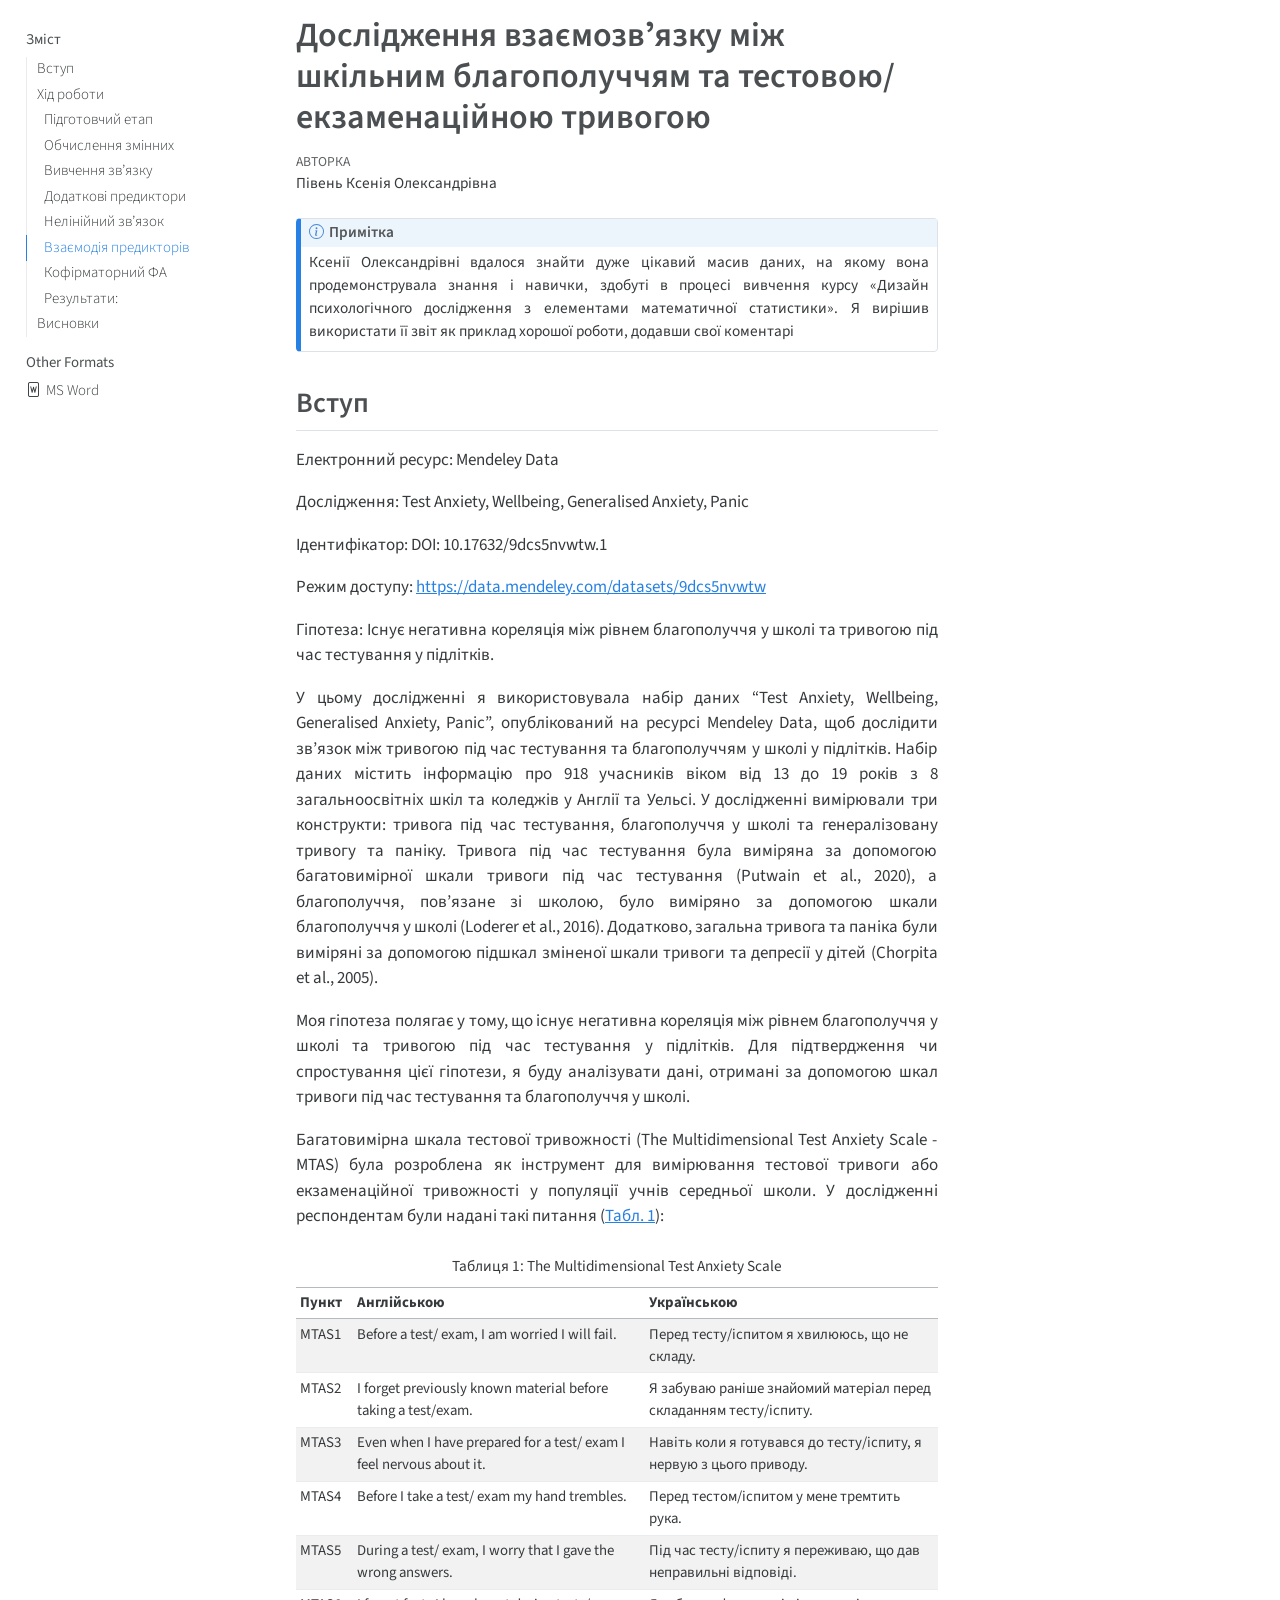
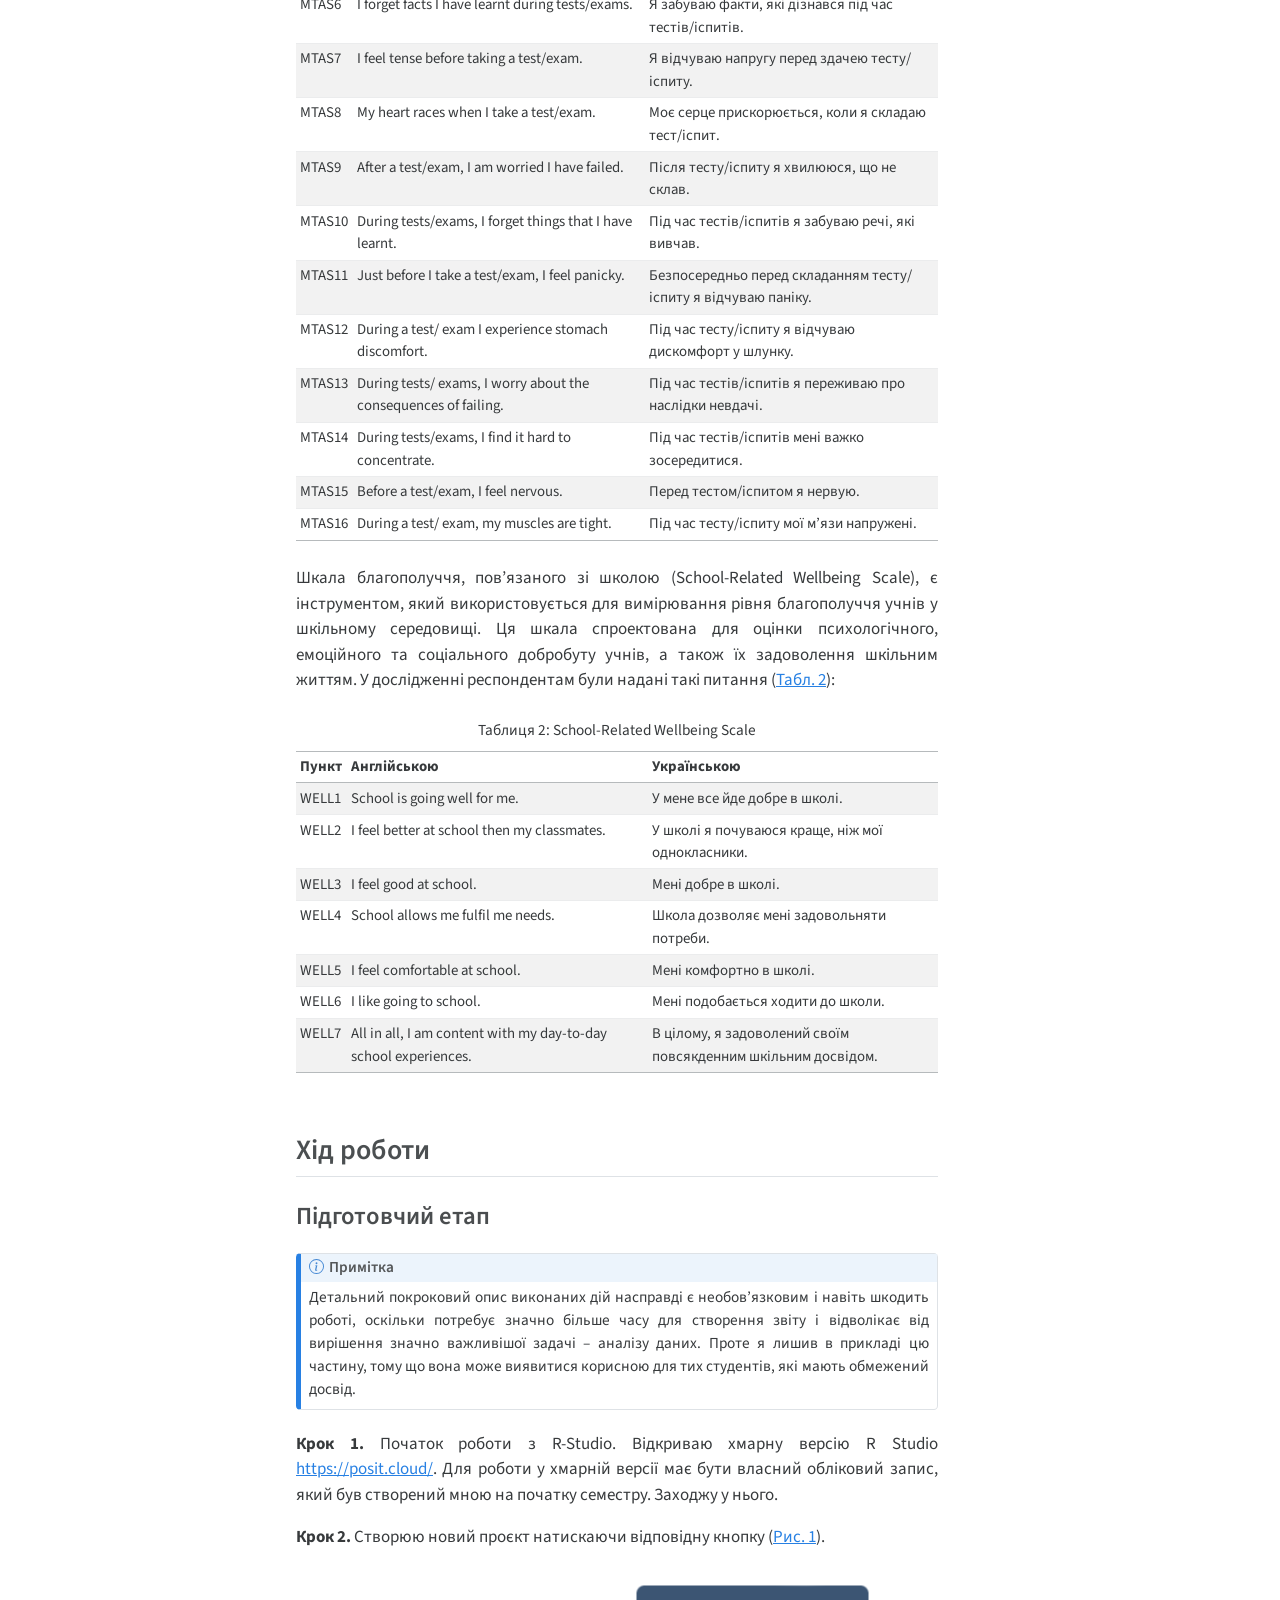
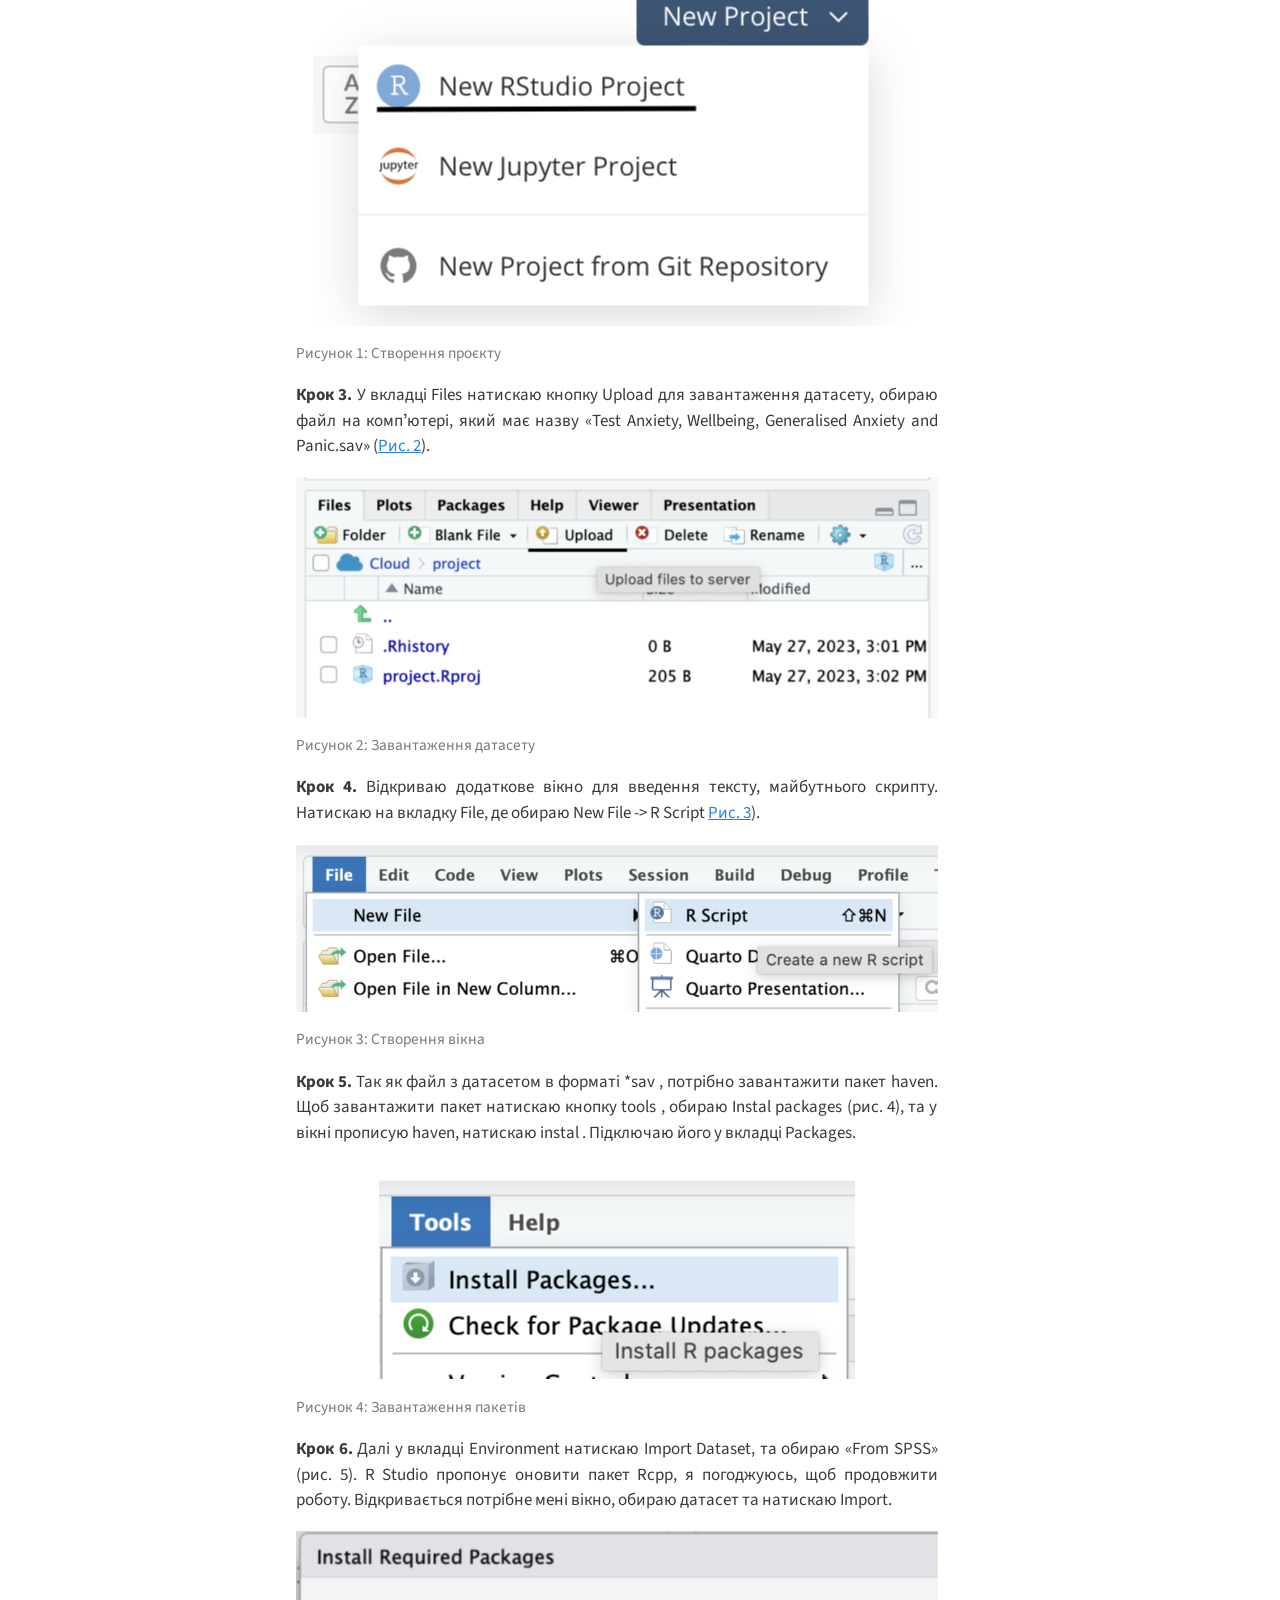
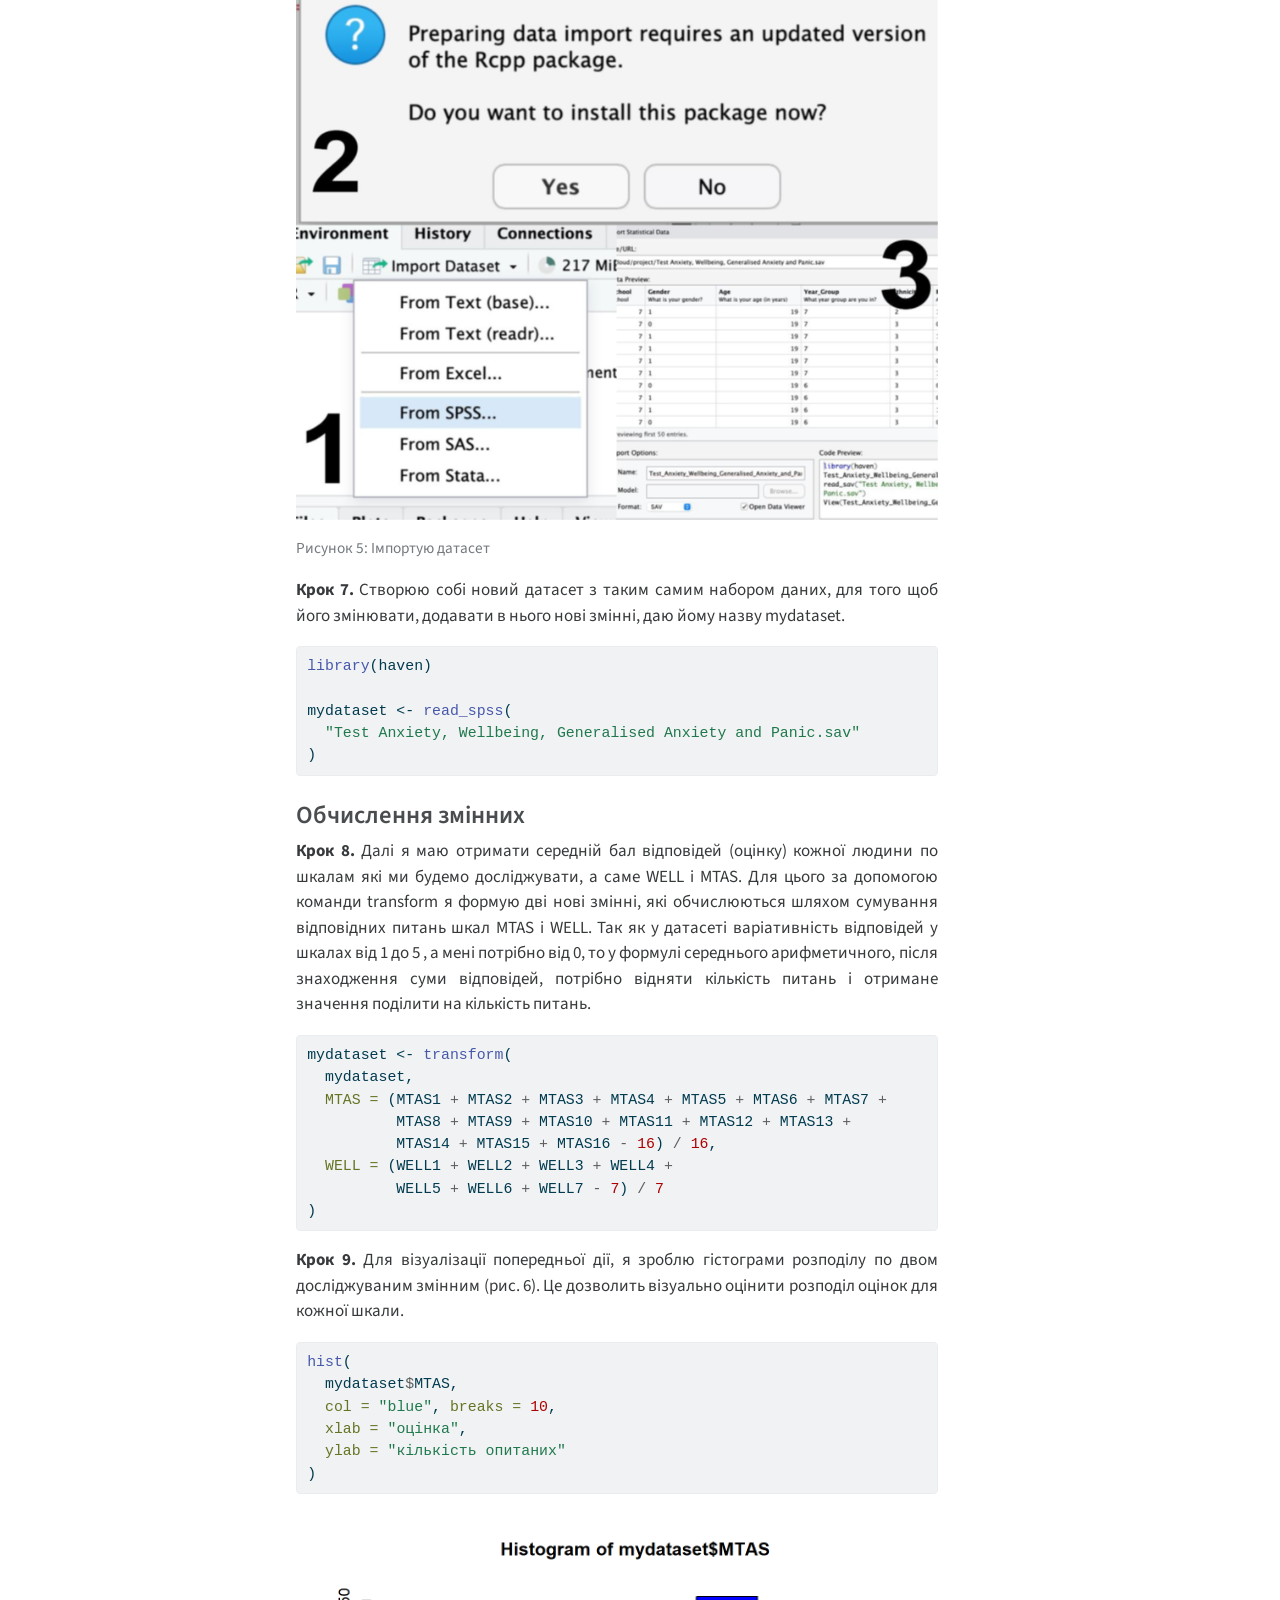
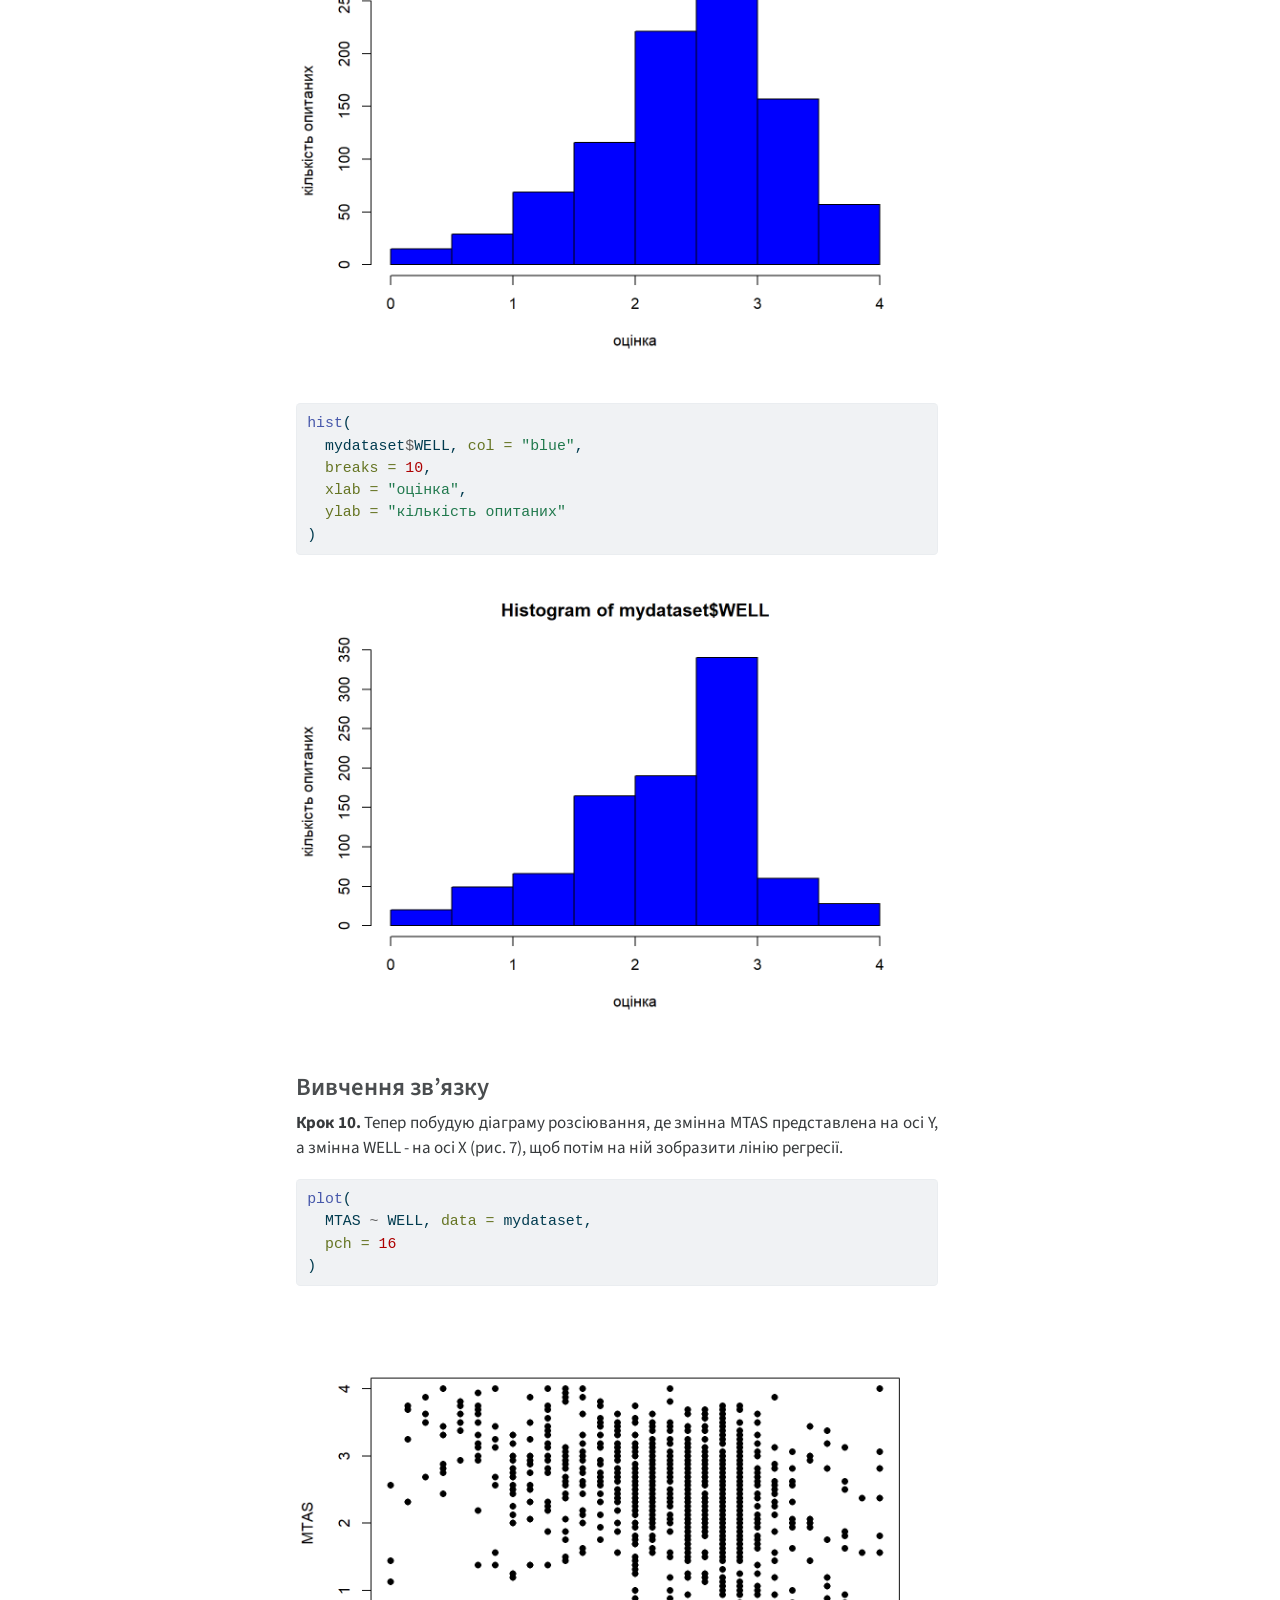
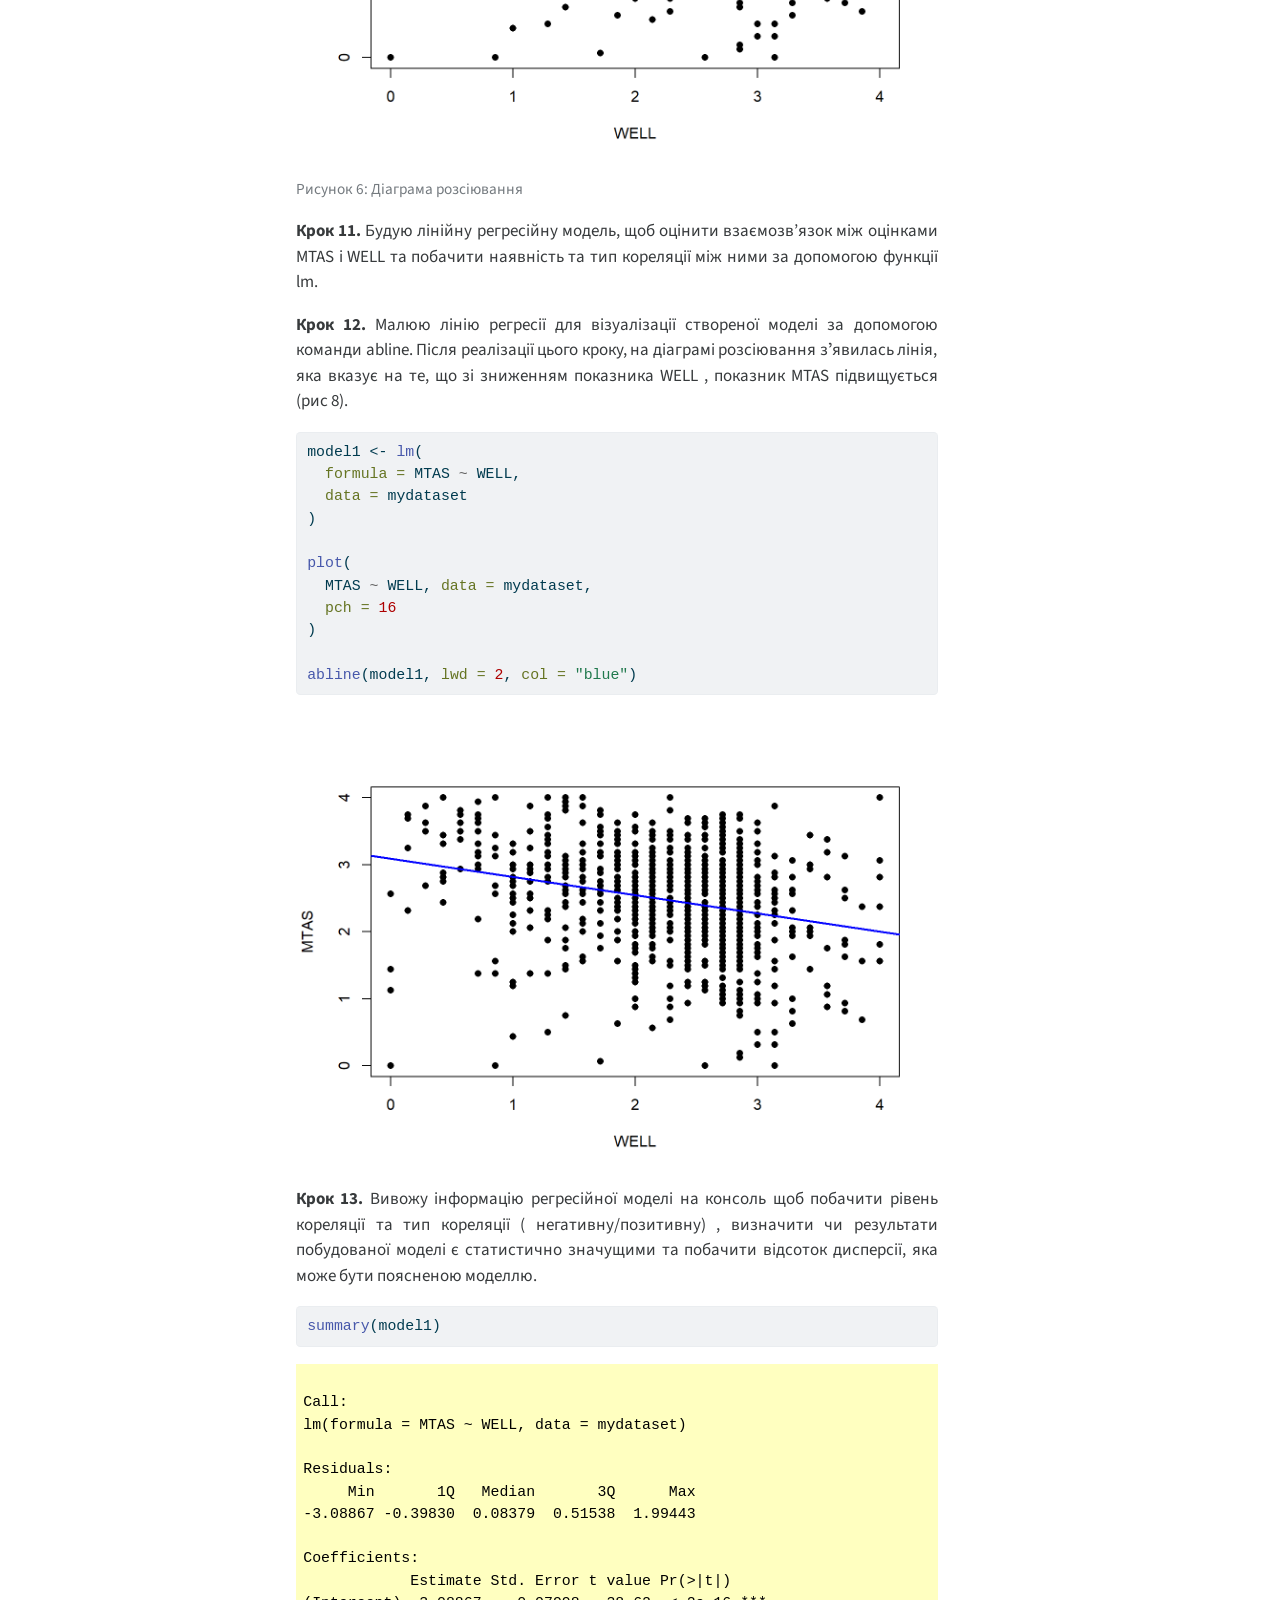
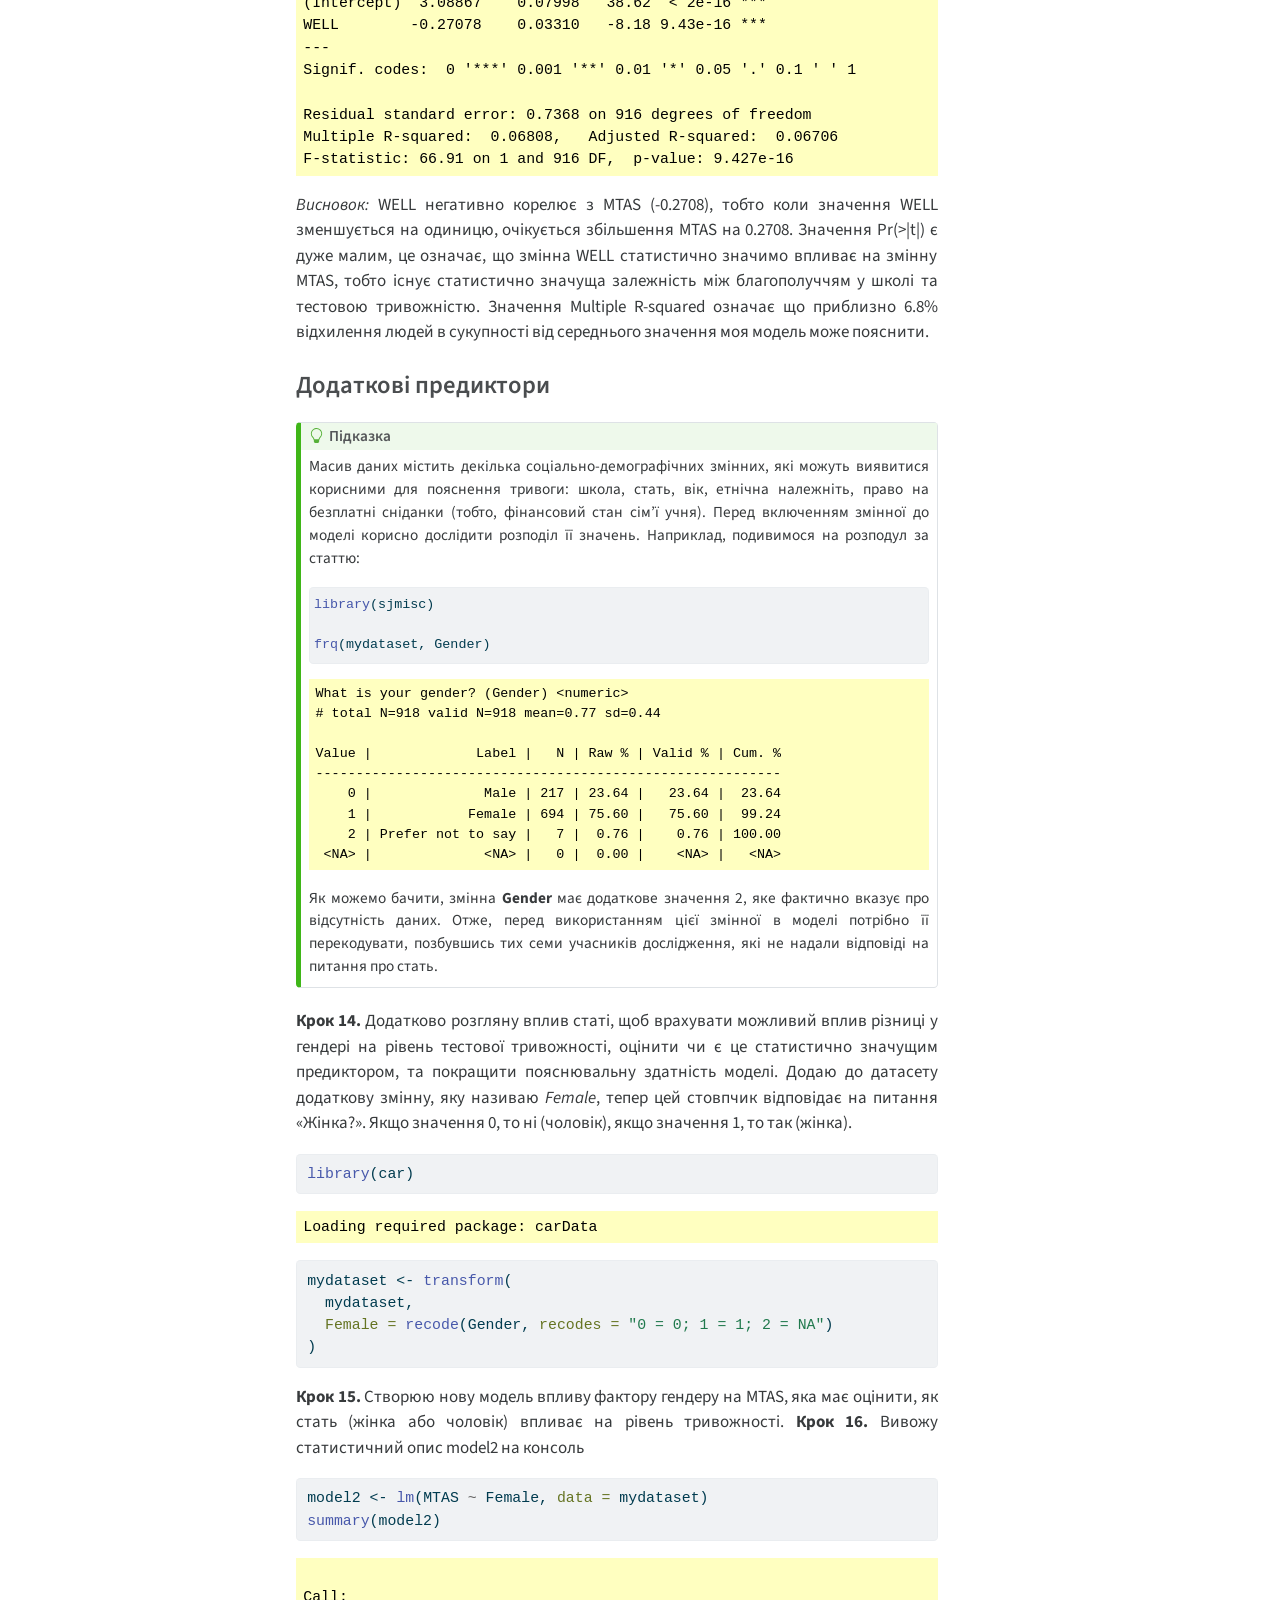
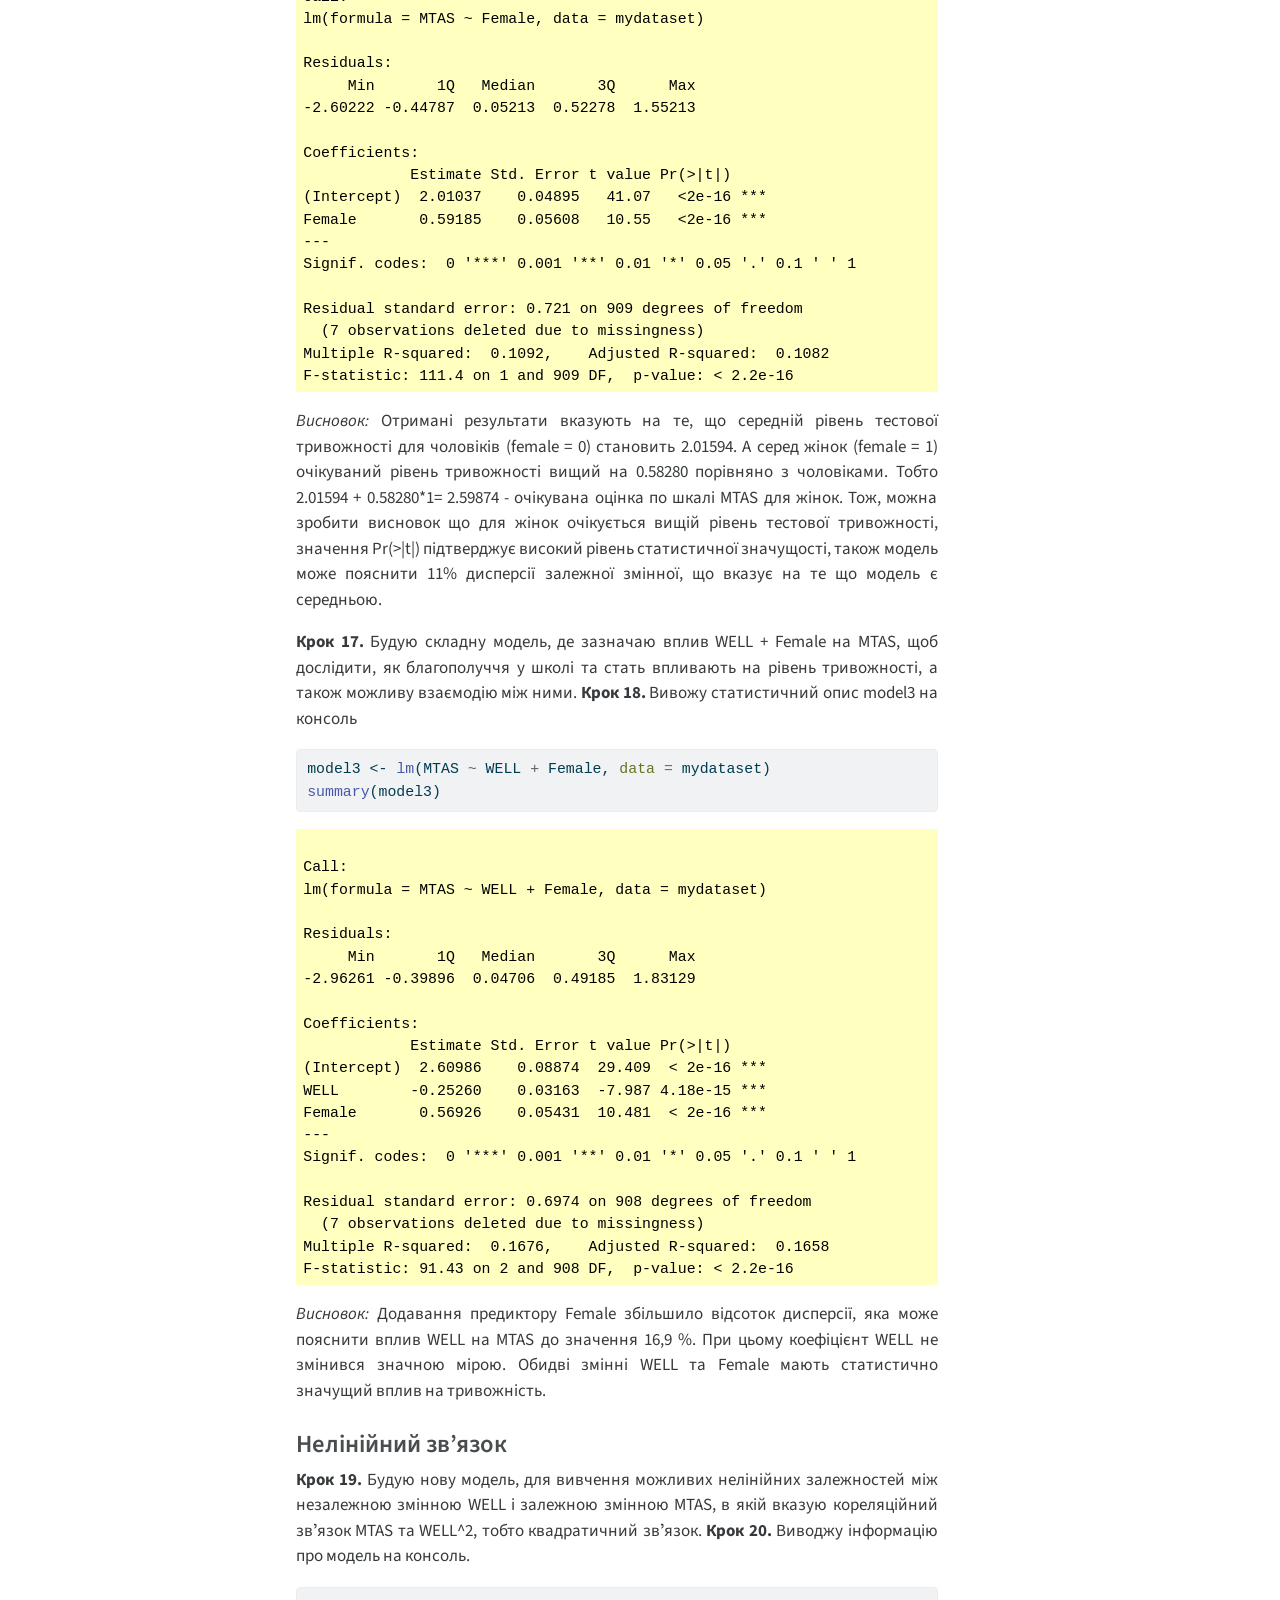
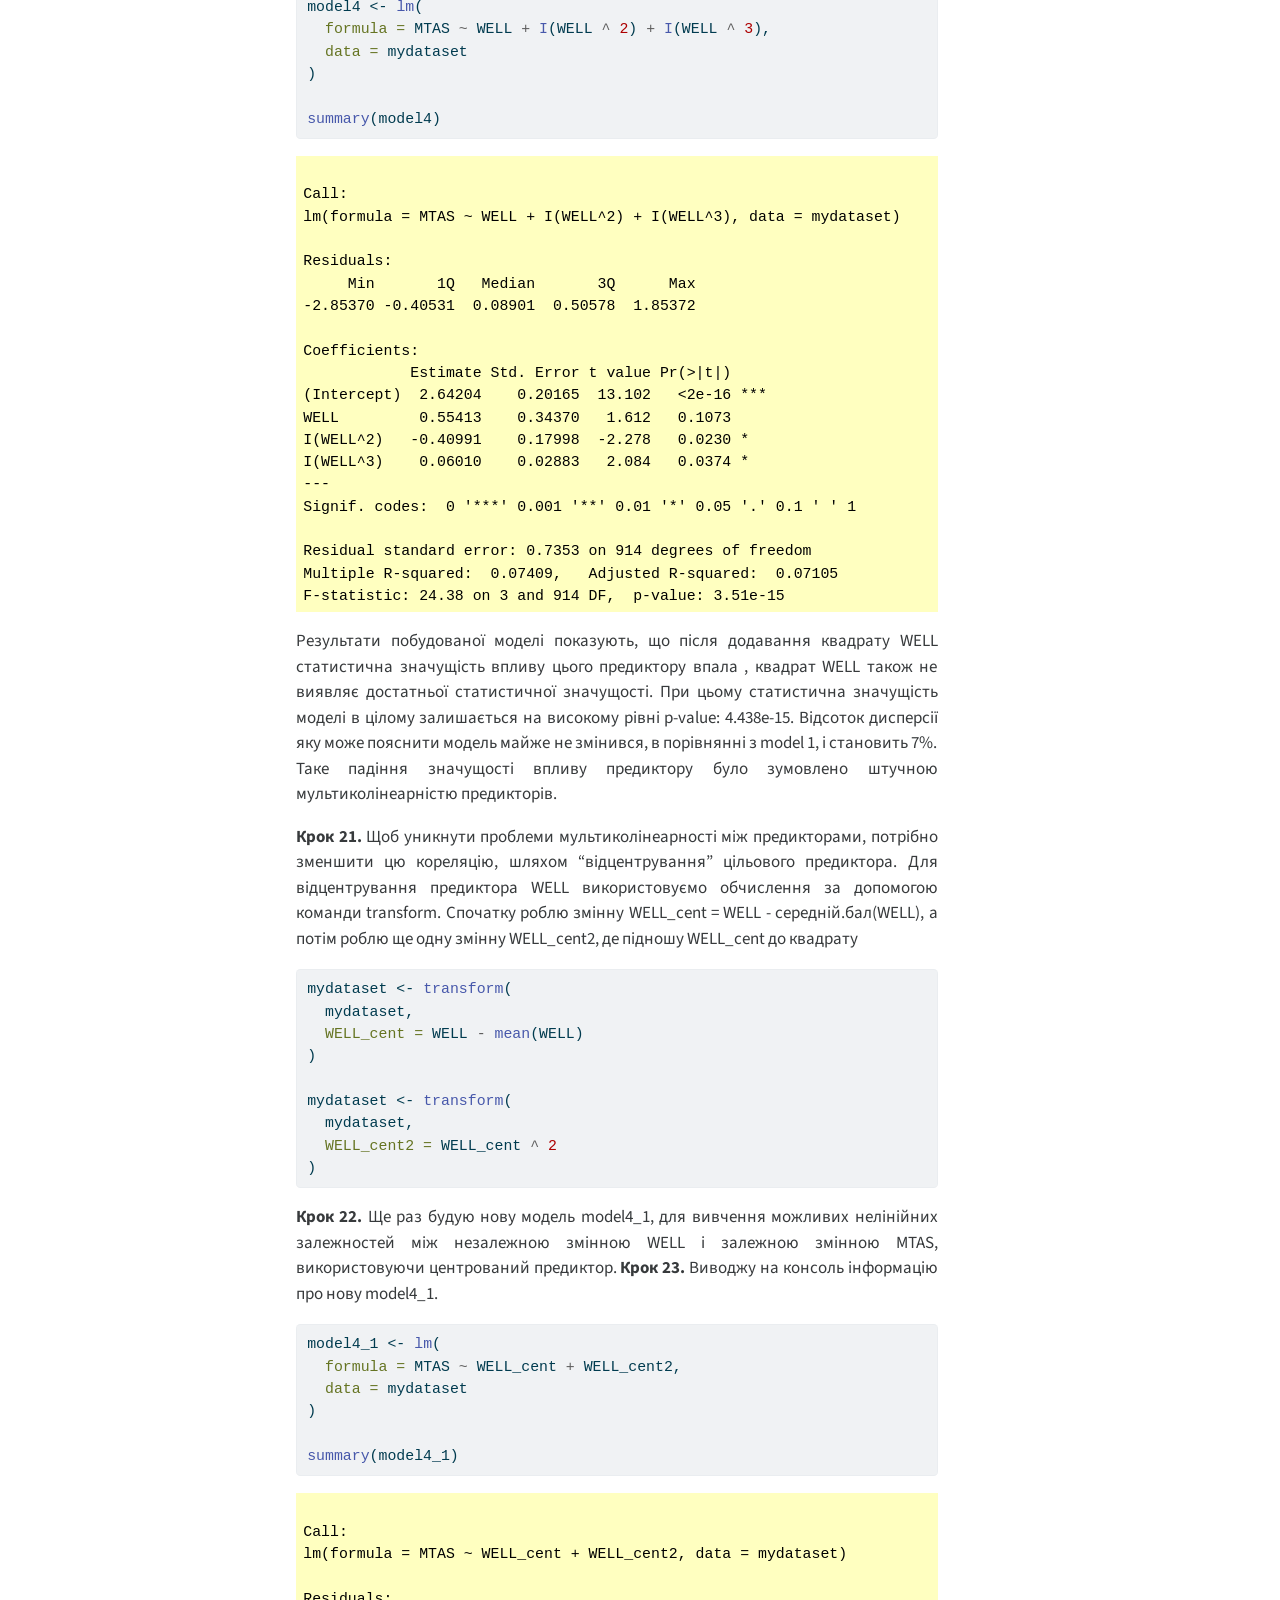
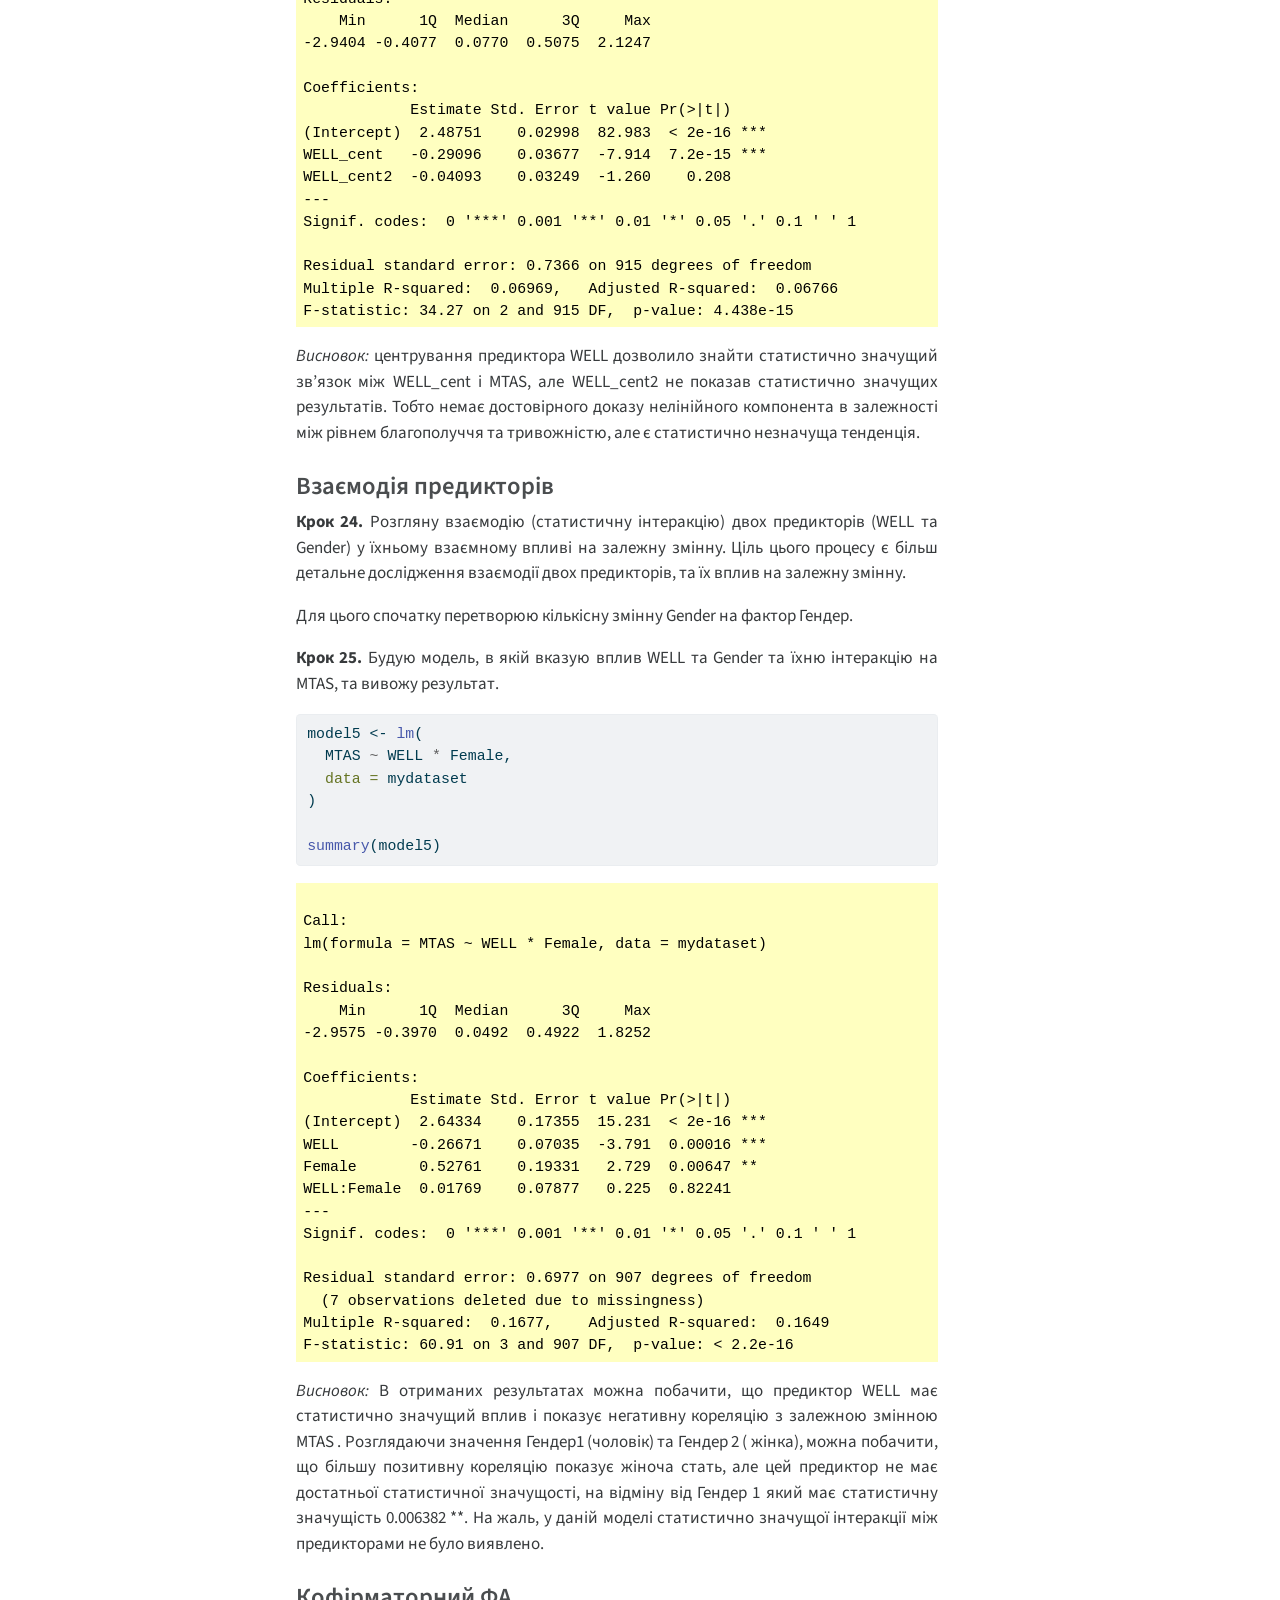
<file: index.html>
<!DOCTYPE html>
<html xmlns="http://www.w3.org/1999/xhtml" lang="uk-UA" xml:lang="uk-UA"><head>

<meta charset="utf-8">
<meta name="generator" content="quarto-1.4.80">

<meta name="viewport" content="width=device-width, initial-scale=1.0, user-scalable=yes">

<meta name="author" content="Півень Ксенія Олександрівна">

<title>Дослідження взаємозвʼязку між шкільним благополуччям та тестовою/екзаменаційною тривогою</title>
<style>
code{white-space: pre-wrap;}
span.smallcaps{font-variant: small-caps;}
div.columns{display: flex; gap: min(4vw, 1.5em);}
div.column{flex: auto; overflow-x: auto;}
div.hanging-indent{margin-left: 1.5em; text-indent: -1.5em;}
ul.task-list{list-style: none;}
ul.task-list li input[type="checkbox"] {
  width: 0.8em;
  margin: 0 0.8em 0.2em -1em; /* quarto-specific, see https://github.com/quarto-dev/quarto-cli/issues/4556 */ 
  vertical-align: middle;
}
/* CSS for syntax highlighting */
pre > code.sourceCode { white-space: pre; position: relative; }
pre > code.sourceCode > span { display: inline-block; line-height: 1.25; }
pre > code.sourceCode > span:empty { height: 1.2em; }
.sourceCode { overflow: visible; }
code.sourceCode > span { color: inherit; text-decoration: inherit; }
div.sourceCode { margin: 1em 0; }
pre.sourceCode { margin: 0; }
@media screen {
div.sourceCode { overflow: auto; }
}
@media print {
pre > code.sourceCode { white-space: pre-wrap; }
pre > code.sourceCode > span { text-indent: -5em; padding-left: 5em; }
}
pre.numberSource code
  { counter-reset: source-line 0; }
pre.numberSource code > span
  { position: relative; left: -4em; counter-increment: source-line; }
pre.numberSource code > span > a:first-child::before
  { content: counter(source-line);
    position: relative; left: -1em; text-align: right; vertical-align: baseline;
    border: none; display: inline-block;
    -webkit-touch-callout: none; -webkit-user-select: none;
    -khtml-user-select: none; -moz-user-select: none;
    -ms-user-select: none; user-select: none;
    padding: 0 4px; width: 4em;
  }
pre.numberSource { margin-left: 3em;  padding-left: 4px; }
div.sourceCode
  {   }
@media screen {
pre > code.sourceCode > span > a:first-child::before { text-decoration: underline; }
}
</style>


<script src="index_files/libs/clipboard/clipboard.min.js"></script>
<script src="index_files/libs/quarto-html/quarto.js"></script>
<script src="index_files/libs/quarto-html/popper.min.js"></script>
<script src="index_files/libs/quarto-html/tippy.umd.min.js"></script>
<script src="index_files/libs/quarto-html/anchor.min.js"></script>
<link href="index_files/libs/quarto-html/tippy.css" rel="stylesheet">
<link href="index_files/libs/quarto-html/quarto-syntax-highlighting.css" rel="stylesheet" id="quarto-text-highlighting-styles">
<script src="index_files/libs/bootstrap/bootstrap.min.js"></script>
<link href="index_files/libs/bootstrap/bootstrap-icons.css" rel="stylesheet">
<link href="index_files/libs/bootstrap/bootstrap.min.css" rel="stylesheet" id="quarto-bootstrap" data-mode="light">


<link rel="stylesheet" href="styles.css">
</head>

<body>

<div id="quarto-content" class="page-columns page-rows-contents page-layout-article toc-left">
<div id="quarto-sidebar-toc-left" class="sidebar toc-left">
  <nav id="TOC" role="doc-toc" class="toc-active">
    <h2 id="toc-title">Зміст</h2>
   
  <ul>
  <li><a href="#вступ" id="toc-вступ" class="nav-link active" data-scroll-target="#вступ">Вступ</a></li>
  <li><a href="#хід-роботи" id="toc-хід-роботи" class="nav-link" data-scroll-target="#хід-роботи">Хід роботи</a>
  <ul class="collapse">
  <li><a href="#підготовчий-етап" id="toc-підготовчий-етап" class="nav-link" data-scroll-target="#підготовчий-етап">Підготовчий етап</a></li>
  <li><a href="#обчислення-змінних" id="toc-обчислення-змінних" class="nav-link" data-scroll-target="#обчислення-змінних">Обчислення змінних</a></li>
  <li><a href="#вивчення-звязку" id="toc-вивчення-звязку" class="nav-link" data-scroll-target="#вивчення-звязку">Вивчення зв’язку</a></li>
  <li><a href="#додаткові-предиктори" id="toc-додаткові-предиктори" class="nav-link" data-scroll-target="#додаткові-предиктори">Додаткові предиктори</a></li>
  <li><a href="#нелінійний-звязок" id="toc-нелінійний-звязок" class="nav-link" data-scroll-target="#нелінійний-звязок">Нелінійний зв’язок</a></li>
  <li><a href="#взаємодія-предикторів" id="toc-взаємодія-предикторів" class="nav-link" data-scroll-target="#взаємодія-предикторів">Взаємодія предикторів</a></li>
  <li><a href="#кофірматорний-фа" id="toc-кофірматорний-фа" class="nav-link" data-scroll-target="#кофірматорний-фа">Кофірматорний ФА</a></li>
  <li><a href="#результати" id="toc-результати" class="nav-link" data-scroll-target="#результати">Результати:</a></li>
  </ul></li>
  <li><a href="#висновки" id="toc-висновки" class="nav-link" data-scroll-target="#висновки">Висновки</a></li>
  </ul>
<div class="quarto-alternate-formats"><h2>Other Formats</h2><ul><li><a href="index.docx"><i class="bi bi-file-word"></i>MS Word</a></li></ul></div></nav>
</div>
<div id="quarto-margin-sidebar" class="sidebar margin-sidebar">
</div>
<main class="content" id="quarto-document-content">

<header id="title-block-header" class="quarto-title-block default">
<div class="quarto-title">
<h1 class="title">Дослідження взаємозвʼязку між шкільним благополуччям та тестовою/екзаменаційною тривогою</h1>
</div>



<div class="quarto-title-meta">

    <div>
    <div class="quarto-title-meta-heading">Авторка</div>
    <div class="quarto-title-meta-contents">
             <p>Півень Ксенія Олександрівна </p>
          </div>
  </div>
    
  
    
  </div>
  

</header>

<div class="callout callout-style-default callout-note callout-titled">
<div class="callout-header d-flex align-content-center">
<div class="callout-icon-container">
<i class="callout-icon"></i>
</div>
<div class="callout-title-container flex-fill">
Примітка
</div>
</div>
<div class="callout-body-container callout-body">
<p>Ксенії Олександрівні вдалося знайти дуже цікавий масив даних, на якому вона продемонструвала знання і навички, здобуті в процесі вивчення курсу «Дизайн психологічного дослідження з елементами математичної статистики». Я вирішив використати її звіт як приклад хорошої роботи, додавши свої коментарі</p>
</div>
</div>
<section id="вступ" class="level2">
<h2 class="anchored" data-anchor-id="вступ">Вступ</h2>
<p>Електронний ресурс: Mendeley Data</p>
<p>Дослідження: Test Anxiety, Wellbeing, Generalised Anxiety, Panic</p>
<p>Ідентифікатор: DOI: 10.17632/9dcs5nvwtw.1</p>
<p>Режим доступу: <a href="https://data.mendeley.com/datasets/9dcs5nvwtw" class="uri">https://data.mendeley.com/datasets/9dcs5nvwtw</a></p>
<p>Гіпотеза: Існує негативна кореляція між рівнем благополуччя у школі та тривогою під час тестування у підлітків.</p>
<p>У цьому дослідженні я використовувала набір даних “Test Anxiety, Wellbeing, Generalised Anxiety, Panic”, опублікований на ресурсі Mendeley Data, щоб дослідити зв’язок між тривогою під час тестування та благополуччям у школі у підлітків. Набір даних містить інформацію про 918 учасників віком від 13 до 19 років з 8 загальноосвітніх шкіл та коледжів у Англії та Уельсі. У дослідженні вимірювали три конструкти: тривога під час тестування, благополуччя у школі та генералізовану тривогу та паніку. Тривога під час тестування була виміряна за допомогою багатовимірної шкали тривоги під час тестування (Putwain et al., 2020), а благополуччя, пов’язане зі школою, було виміряно за допомогою шкали благополуччя у школі (Loderer et al., 2016). Додатково, загальна тривога та паніка були виміряні за допомогою підшкал зміненої шкали тривоги та депресії у дітей (Chorpita et al., 2005).</p>
<p>Моя гіпотеза полягає у тому, що існує негативна кореляція між рівнем благополуччя у школі та тривогою під час тестування у підлітків. Для підтвердження чи спростування цієї гіпотези, я буду аналізувати дані, отримані за допомогою шкал тривоги під час тестування та благополуччя у школі.</p>
<p>Багатовимірна шкала тестової тривожності (The Multidimensional Test Anxiety Scale - MTAS) була розроблена як інструмент для вимірювання тестової тривоги або екзаменаційної тривожності у популяції учнів середньої школи. У дослідженні респондентам були надані такі питання (<a href="#tbl-one" class="quarto-xref">Табл.&nbsp;1</a>):</p>
<div class="cell">
<div class="cell-output-display">
<div id="tbl-one" class="anchored">
<table class="table table-sm table-striped small">
<caption>Таблиця&nbsp;1: The Multidimensional Test Anxiety Scale</caption>
<colgroup>
<col style="width: 4%">
<col style="width: 47%">
<col style="width: 47%">
</colgroup>
<thead>
<tr class="header">
<th style="text-align: left;">Пункт</th>
<th style="text-align: left;">Англійською</th>
<th style="text-align: left;">Українською</th>
</tr>
</thead>
<tbody>
<tr class="odd">
<td style="text-align: left;">MTAS1</td>
<td style="text-align: left;">Before a test/ exam, I am worried I will fail.</td>
<td style="text-align: left;">Перед тесту/іспитом я хвилююсь, що не складу.</td>
</tr>
<tr class="even">
<td style="text-align: left;">MTAS2</td>
<td style="text-align: left;">I forget previously known material before taking a test/exam.</td>
<td style="text-align: left;">Я забуваю раніше знайомий матеріал перед складанням тесту/іспиту.</td>
</tr>
<tr class="odd">
<td style="text-align: left;">MTAS3</td>
<td style="text-align: left;">Even when I have prepared for a test/ exam I feel nervous about it.</td>
<td style="text-align: left;">Навіть коли я готувався до тесту/іспиту, я нервую з цього приводу.</td>
</tr>
<tr class="even">
<td style="text-align: left;">MTAS4</td>
<td style="text-align: left;">Before I take a test/ exam my hand trembles.</td>
<td style="text-align: left;">Перед тестом/іспитом у мене тремтить рука.</td>
</tr>
<tr class="odd">
<td style="text-align: left;">MTAS5</td>
<td style="text-align: left;">During a test/ exam, I worry that I gave the wrong answers.</td>
<td style="text-align: left;">Під час тесту/іспиту я переживаю, що дав неправильні відповіді.</td>
</tr>
<tr class="even">
<td style="text-align: left;">MTAS6</td>
<td style="text-align: left;">I forget facts I have learnt during tests/exams.</td>
<td style="text-align: left;">Я забуваю факти, які дізнався під час тестів/іспитів.</td>
</tr>
<tr class="odd">
<td style="text-align: left;">MTAS7</td>
<td style="text-align: left;">I feel tense before taking a test/exam.</td>
<td style="text-align: left;">Я відчуваю напругу перед здачею тесту/іспиту.</td>
</tr>
<tr class="even">
<td style="text-align: left;">MTAS8</td>
<td style="text-align: left;">My heart races when I take a test/exam.</td>
<td style="text-align: left;">Моє серце прискорюється, коли я складаю тест/іспит.</td>
</tr>
<tr class="odd">
<td style="text-align: left;">MTAS9</td>
<td style="text-align: left;">After a test/exam, I am worried I have failed.</td>
<td style="text-align: left;">Після тесту/іспиту я хвилююся, що не склав.</td>
</tr>
<tr class="even">
<td style="text-align: left;">MTAS10</td>
<td style="text-align: left;">During tests/exams, I forget things that I have learnt.</td>
<td style="text-align: left;">Під час тестів/іспитів я забуваю речі, які вивчав.</td>
</tr>
<tr class="odd">
<td style="text-align: left;">MTAS11</td>
<td style="text-align: left;">Just before I take a test/exam, I feel panicky.</td>
<td style="text-align: left;">Безпосередньо перед складанням тесту/іспиту я відчуваю паніку.</td>
</tr>
<tr class="even">
<td style="text-align: left;">MTAS12</td>
<td style="text-align: left;">During a test/ exam I experience stomach discomfort.</td>
<td style="text-align: left;">Під час тесту/іспиту я відчуваю дискомфорт у шлунку.</td>
</tr>
<tr class="odd">
<td style="text-align: left;">MTAS13</td>
<td style="text-align: left;">During tests/ exams, I worry about the consequences of failing.</td>
<td style="text-align: left;">Під час тестів/іспитів я переживаю про наслідки невдачі.</td>
</tr>
<tr class="even">
<td style="text-align: left;">MTAS14</td>
<td style="text-align: left;">During tests/exams, I find it hard to concentrate.</td>
<td style="text-align: left;">Під час тестів/іспитів мені важко зосередитися.</td>
</tr>
<tr class="odd">
<td style="text-align: left;">MTAS15</td>
<td style="text-align: left;">Before a test/exam, I feel nervous.</td>
<td style="text-align: left;">Перед тестом/іспитом я нервую.</td>
</tr>
<tr class="even">
<td style="text-align: left;">MTAS16</td>
<td style="text-align: left;">During a test/ exam, my muscles are tight.</td>
<td style="text-align: left;">Під час тесту/іспиту мої м’язи напружені.</td>
</tr>
</tbody>
</table>
</div>
</div>
</div>
<p>Шкала благополуччя, пов’язаного зі школою (School-Related Wellbeing Scale), є інструментом, який використовується для вимірювання рівня благополуччя учнів у шкільному середовищі. Ця шкала спроектована для оцінки психологічного, емоційного та соціального добробуту учнів, а також їх задоволення шкільним життям. У дослідженні респондентам були надані такі питання (<a href="#tbl-two" class="quarto-xref">Табл.&nbsp;2</a>):</p>
<div class="cell">
<div class="cell-output-display">
<div id="tbl-two" class="anchored">
<table class="table table-sm table-striped small">
<caption>Таблиця&nbsp;2: School-Related Wellbeing Scale</caption>
<colgroup>
<col style="width: 4%">
<col style="width: 48%">
<col style="width: 46%">
</colgroup>
<thead>
<tr class="header">
<th style="text-align: left;">Пункт</th>
<th style="text-align: left;">Англійською</th>
<th style="text-align: left;">Українською</th>
</tr>
</thead>
<tbody>
<tr class="odd">
<td style="text-align: left;">WELL1</td>
<td style="text-align: left;">School is going well for me.</td>
<td style="text-align: left;">У мене все йде добре в школі.</td>
</tr>
<tr class="even">
<td style="text-align: left;">WELL2</td>
<td style="text-align: left;">I feel better at school then my classmates.</td>
<td style="text-align: left;">У школі я почуваюся краще, ніж мої однокласники.</td>
</tr>
<tr class="odd">
<td style="text-align: left;">WELL3</td>
<td style="text-align: left;">I feel good at school.</td>
<td style="text-align: left;">Мені добре в школі.</td>
</tr>
<tr class="even">
<td style="text-align: left;">WELL4</td>
<td style="text-align: left;">School allows me fulfil me needs.</td>
<td style="text-align: left;">Школа дозволяє мені задовольняти потреби.</td>
</tr>
<tr class="odd">
<td style="text-align: left;">WELL5</td>
<td style="text-align: left;">I feel comfortable at school.</td>
<td style="text-align: left;">Мені комфортно в школі.</td>
</tr>
<tr class="even">
<td style="text-align: left;">WELL6</td>
<td style="text-align: left;">I like going to school.</td>
<td style="text-align: left;">Мені подобається ходити до школи.</td>
</tr>
<tr class="odd">
<td style="text-align: left;">WELL7</td>
<td style="text-align: left;">All in all, I am content with my day-to-day school experiences.</td>
<td style="text-align: left;">В цілому, я задоволений своїм повсякденним шкільним досвідом.</td>
</tr>
</tbody>
</table>
</div>
</div>
</div>
</section>
<section id="хід-роботи" class="level2">
<h2 class="anchored" data-anchor-id="хід-роботи">Хід роботи</h2>
<section id="підготовчий-етап" class="level3">
<h3 class="anchored" data-anchor-id="підготовчий-етап">Підготовчий етап</h3>
<div class="callout callout-style-default callout-note callout-titled">
<div class="callout-header d-flex align-content-center">
<div class="callout-icon-container">
<i class="callout-icon"></i>
</div>
<div class="callout-title-container flex-fill">
Примітка
</div>
</div>
<div class="callout-body-container callout-body">
<p>Детальний покроковий опис виконаних дій насправді є необов’язковим і навіть шкодить роботі, оскільки потребує значно більше часу для створення звіту і відволікає від вирішення значно важливішої задачі – аналізу даних. Проте я лишив в прикладі цю частину, тому що вона може виявитися корисною для тих студентів, які мають обмежений досвід.</p>
</div>
</div>
<p><strong>Крок 1.</strong> Початок роботи з R-Studio. Відкриваю хмарну версію R Studio <a href="https://posit.cloud/" class="uri">https://posit.cloud/</a>. Для роботи у хмарній версії має бути власний обліковий запис, який був створений мною на початку семестру. Заходжу у нього.</p>
<p><strong>Крок 2.</strong> Створюю новий проєкт натискаючи відповідну кнопку (<a href="#fig-one" class="quarto-xref">Рис.&nbsp;1</a>).</p>
<div id="fig-one" class="quarto-figure quarto-figure-center anchored">
<figure class="figure">
<p><img src="p1.png" class="img-fluid figure-img"></p>
<figcaption class="figure-caption">Рисунок&nbsp;1: Створення проєкту</figcaption>
</figure>
</div>
<p><strong>Крок 3.</strong> У вкладці Files натискаю кнопку Upload для завантаження датасету, обираю файл на компʼютері, який має назву «Test Anxiety, Wellbeing, Generalised Anxiety and Panic.sav» (<a href="#fig-two" class="quarto-xref">Рис.&nbsp;2</a>).</p>
<div id="fig-two" class="quarto-figure quarto-figure-center anchored">
<figure class="figure">
<p><img src="p2.png" class="img-fluid figure-img"></p>
<figcaption class="figure-caption">Рисунок&nbsp;2: Завантаження датасету</figcaption>
</figure>
</div>
<p><strong>Крок 4.</strong> Відкриваю додаткове вікно для введення тексту, майбутнього скрипту. Натискаю на вкладку File, де обираю New File -&gt; R Script <a href="#fig-3" class="quarto-xref">Рис.&nbsp;3</a>).</p>
<div id="fig-3" class="quarto-figure quarto-figure-center anchored">
<figure class="figure">
<p><img src="p3.png" class="img-fluid figure-img"></p>
<figcaption class="figure-caption">Рисунок&nbsp;3: Створення вікна</figcaption>
</figure>
</div>
<p><strong>Крок 5.</strong> Так як файл з датасетом в форматі *sav , потрібно завантажити пакет haven. Щоб завантажити пакет натискаю кнопку tools , обираю Instal packages (рис. 4), та у вікні прописую haven, натискаю instal . Підключаю його у вкладці Packages.</p>
<div id="fig-4" class="quarto-figure quarto-figure-center anchored">
<figure class="figure">
<p><img src="p4.png" class="img-fluid figure-img"></p>
<figcaption class="figure-caption">Рисунок&nbsp;4: Завантаження пакетів</figcaption>
</figure>
</div>
<p><strong>Крок 6.</strong> Далі у вкладці Environment натискаю Import Dataset, та обираю «From SPSS» (рис. 5). R Studio пропонує оновити пакет Rcpp, я погоджуюсь, щоб продовжити роботу. Відкривається потрібне мені вікно, обираю датасет та натискаю Import.</p>
<div id="fig-5" class="quarto-figure quarto-figure-center anchored">
<figure class="figure">
<p><img src="p5.png" class="img-fluid figure-img"></p>
<figcaption class="figure-caption">Рисунок&nbsp;5: Імпортую датасет</figcaption>
</figure>
</div>
<p><strong>Крок 7.</strong> Cтворюю собі новий датасет з таким самим набором даних, для того щоб його змінювати, додавати в нього нові змінні, даю йому назву mydataset.</p>
<div class="cell">
<div class="sourceCode cell-code" id="cb1"><pre class="sourceCode r code-with-copy"><code class="sourceCode r"><span id="cb1-1"><a href="#cb1-1" aria-hidden="true" tabindex="-1"></a><span class="fu">library</span>(haven)</span>
<span id="cb1-2"><a href="#cb1-2" aria-hidden="true" tabindex="-1"></a></span>
<span id="cb1-3"><a href="#cb1-3" aria-hidden="true" tabindex="-1"></a>mydataset <span class="ot">&lt;-</span> <span class="fu">read_spss</span>(</span>
<span id="cb1-4"><a href="#cb1-4" aria-hidden="true" tabindex="-1"></a>  <span class="st">"Test Anxiety, Wellbeing, Generalised Anxiety and Panic.sav"</span></span>
<span id="cb1-5"><a href="#cb1-5" aria-hidden="true" tabindex="-1"></a>)</span></code><button title="Copy to Clipboard" class="code-copy-button"><i class="bi"></i></button></pre></div>
</div>
</section>
<section id="обчислення-змінних" class="level3">
<h3 class="anchored" data-anchor-id="обчислення-змінних">Обчислення змінних</h3>
<p><strong>Крок 8.</strong> Далі я маю отримати середній бал відповідей (оцінку) кожної людини по шкалам які ми будемо досліджувати, а саме WELL і MTAS. Для цього за допомогою команди transform я формую дві нові змінні, які обчислюються шляхом сумування відповідних питань шкал MTAS і WELL. Так як у датасеті варіативність відповідей у шкалах від 1 до 5 , а мені потрібно від 0, то у формулі середнього арифметичного, після знаходження суми відповідей, потрібно відняти кількість питань і отримане значення поділити на кількість питань.</p>
<div class="cell">
<div class="sourceCode cell-code" id="cb2"><pre class="sourceCode r code-with-copy"><code class="sourceCode r"><span id="cb2-1"><a href="#cb2-1" aria-hidden="true" tabindex="-1"></a>mydataset <span class="ot">&lt;-</span> <span class="fu">transform</span>(</span>
<span id="cb2-2"><a href="#cb2-2" aria-hidden="true" tabindex="-1"></a>  mydataset,</span>
<span id="cb2-3"><a href="#cb2-3" aria-hidden="true" tabindex="-1"></a>  <span class="at">MTAS =</span> (MTAS1 <span class="sc">+</span> MTAS2 <span class="sc">+</span> MTAS3 <span class="sc">+</span> MTAS4 <span class="sc">+</span> MTAS5 <span class="sc">+</span> MTAS6 <span class="sc">+</span> MTAS7 <span class="sc">+</span> </span>
<span id="cb2-4"><a href="#cb2-4" aria-hidden="true" tabindex="-1"></a>          MTAS8 <span class="sc">+</span> MTAS9 <span class="sc">+</span> MTAS10 <span class="sc">+</span> MTAS11 <span class="sc">+</span> MTAS12 <span class="sc">+</span> MTAS13 <span class="sc">+</span> </span>
<span id="cb2-5"><a href="#cb2-5" aria-hidden="true" tabindex="-1"></a>          MTAS14 <span class="sc">+</span> MTAS15 <span class="sc">+</span> MTAS16 <span class="sc">-</span> <span class="dv">16</span>) <span class="sc">/</span> <span class="dv">16</span>,</span>
<span id="cb2-6"><a href="#cb2-6" aria-hidden="true" tabindex="-1"></a>  <span class="at">WELL =</span> (WELL1 <span class="sc">+</span> WELL2 <span class="sc">+</span> WELL3 <span class="sc">+</span> WELL4 <span class="sc">+</span> </span>
<span id="cb2-7"><a href="#cb2-7" aria-hidden="true" tabindex="-1"></a>          WELL5 <span class="sc">+</span> WELL6 <span class="sc">+</span> WELL7 <span class="sc">-</span> <span class="dv">7</span>) <span class="sc">/</span> <span class="dv">7</span></span>
<span id="cb2-8"><a href="#cb2-8" aria-hidden="true" tabindex="-1"></a>)</span></code><button title="Copy to Clipboard" class="code-copy-button"><i class="bi"></i></button></pre></div>
</div>
<p><strong>Крок 9.</strong> Для візуалізації попередньої дії, я зроблю гістограми розподілу по двом досліджуваним змінним (рис. 6). Це дозволить візуально оцінити розподіл оцінок для кожної шкали.</p>
<div class="cell">
<div class="sourceCode cell-code" id="cb3"><pre class="sourceCode r code-with-copy"><code class="sourceCode r"><span id="cb3-1"><a href="#cb3-1" aria-hidden="true" tabindex="-1"></a><span class="fu">hist</span>(</span>
<span id="cb3-2"><a href="#cb3-2" aria-hidden="true" tabindex="-1"></a>  mydataset<span class="sc">$</span>MTAS, </span>
<span id="cb3-3"><a href="#cb3-3" aria-hidden="true" tabindex="-1"></a>  <span class="at">col =</span> <span class="st">"blue"</span>, <span class="at">breaks =</span> <span class="dv">10</span>,</span>
<span id="cb3-4"><a href="#cb3-4" aria-hidden="true" tabindex="-1"></a>  <span class="at">xlab =</span> <span class="st">"оцінка"</span>,</span>
<span id="cb3-5"><a href="#cb3-5" aria-hidden="true" tabindex="-1"></a>  <span class="at">ylab =</span> <span class="st">"кількість опитаних"</span></span>
<span id="cb3-6"><a href="#cb3-6" aria-hidden="true" tabindex="-1"></a>)</span></code><button title="Copy to Clipboard" class="code-copy-button"><i class="bi"></i></button></pre></div>
<div class="cell-output-display">
<p><img src="index_files/figure-html/unnamed-chunk-5-1.png" class="img-fluid" width="672"></p>
</div>
<div class="sourceCode cell-code" id="cb4"><pre class="sourceCode r code-with-copy"><code class="sourceCode r"><span id="cb4-1"><a href="#cb4-1" aria-hidden="true" tabindex="-1"></a><span class="fu">hist</span>(</span>
<span id="cb4-2"><a href="#cb4-2" aria-hidden="true" tabindex="-1"></a>  mydataset<span class="sc">$</span>WELL, <span class="at">col =</span> <span class="st">"blue"</span>,</span>
<span id="cb4-3"><a href="#cb4-3" aria-hidden="true" tabindex="-1"></a>  <span class="at">breaks =</span> <span class="dv">10</span>,</span>
<span id="cb4-4"><a href="#cb4-4" aria-hidden="true" tabindex="-1"></a>  <span class="at">xlab =</span> <span class="st">"оцінка"</span>,</span>
<span id="cb4-5"><a href="#cb4-5" aria-hidden="true" tabindex="-1"></a>  <span class="at">ylab =</span> <span class="st">"кількість опитаних"</span></span>
<span id="cb4-6"><a href="#cb4-6" aria-hidden="true" tabindex="-1"></a>)</span></code><button title="Copy to Clipboard" class="code-copy-button"><i class="bi"></i></button></pre></div>
<div class="cell-output-display">
<p><img src="index_files/figure-html/unnamed-chunk-5-2.png" class="img-fluid" width="672"></p>
</div>
</div>
</section>
<section id="вивчення-звязку" class="level3">
<h3 class="anchored" data-anchor-id="вивчення-звязку">Вивчення зв’язку</h3>
<p><strong>Крок 10.</strong> Тепер побудую діаграму розсіювання, де змінна MTAS представлена на осі Y, а змінна WELL - на осі X (рис. 7), щоб потім на ній зобразити лінію регресії.</p>
<div class="cell">
<div class="sourceCode cell-code" id="cb5"><pre class="sourceCode r code-with-copy"><code class="sourceCode r"><span id="cb5-1"><a href="#cb5-1" aria-hidden="true" tabindex="-1"></a><span class="fu">plot</span>(</span>
<span id="cb5-2"><a href="#cb5-2" aria-hidden="true" tabindex="-1"></a>  MTAS <span class="sc">~</span> WELL, <span class="at">data =</span> mydataset,</span>
<span id="cb5-3"><a href="#cb5-3" aria-hidden="true" tabindex="-1"></a>  <span class="at">pch =</span> <span class="dv">16</span></span>
<span id="cb5-4"><a href="#cb5-4" aria-hidden="true" tabindex="-1"></a>)</span></code><button title="Copy to Clipboard" class="code-copy-button"><i class="bi"></i></button></pre></div>
<div class="cell-output-display">
<div id="fig-7" class="quarto-figure quarto-figure-center anchored">
<figure class="figure">
<p><img src="index_files/figure-html/fig-7-1.png" class="img-fluid figure-img" width="672"></p>
<figcaption class="figure-caption">Рисунок&nbsp;6: Діаграма розсіювання</figcaption>
</figure>
</div>
</div>
</div>
<p><strong>Крок 11.</strong> Будую лінійну регресійну модель, щоб оцінити взаємозв’язок між оцінками MTAS і WELL та побачити наявність та тип кореляції між ними за допомогою функції lm.</p>
<p><strong>Крок 12.</strong> Малюю лінію регресії для візуалізації створеної моделі за допомогою команди abline. Після реалізації цього кроку, на діаграмі розсіювання зʼявилась лінія, яка вказує на те, що зі зниженням показника WELL , показник MTAS підвищується (рис 8).</p>
<div class="cell">
<div class="sourceCode cell-code" id="cb6"><pre class="sourceCode r code-with-copy"><code class="sourceCode r"><span id="cb6-1"><a href="#cb6-1" aria-hidden="true" tabindex="-1"></a>model1 <span class="ot">&lt;-</span> <span class="fu">lm</span>(</span>
<span id="cb6-2"><a href="#cb6-2" aria-hidden="true" tabindex="-1"></a>  <span class="at">formula =</span> MTAS <span class="sc">~</span> WELL, </span>
<span id="cb6-3"><a href="#cb6-3" aria-hidden="true" tabindex="-1"></a>  <span class="at">data =</span> mydataset</span>
<span id="cb6-4"><a href="#cb6-4" aria-hidden="true" tabindex="-1"></a>)</span>
<span id="cb6-5"><a href="#cb6-5" aria-hidden="true" tabindex="-1"></a></span>
<span id="cb6-6"><a href="#cb6-6" aria-hidden="true" tabindex="-1"></a><span class="fu">plot</span>(</span>
<span id="cb6-7"><a href="#cb6-7" aria-hidden="true" tabindex="-1"></a>  MTAS <span class="sc">~</span> WELL, <span class="at">data =</span> mydataset,</span>
<span id="cb6-8"><a href="#cb6-8" aria-hidden="true" tabindex="-1"></a>  <span class="at">pch =</span> <span class="dv">16</span></span>
<span id="cb6-9"><a href="#cb6-9" aria-hidden="true" tabindex="-1"></a>)</span>
<span id="cb6-10"><a href="#cb6-10" aria-hidden="true" tabindex="-1"></a></span>
<span id="cb6-11"><a href="#cb6-11" aria-hidden="true" tabindex="-1"></a><span class="fu">abline</span>(model1, <span class="at">lwd =</span> <span class="dv">2</span>, <span class="at">col =</span> <span class="st">"blue"</span>)</span></code><button title="Copy to Clipboard" class="code-copy-button"><i class="bi"></i></button></pre></div>
<div class="cell-output-display">
<p><img src="index_files/figure-html/unnamed-chunk-7-1.png" class="img-fluid" width="672"></p>
</div>
</div>
<p><strong>Крок 13.</strong> Вивожу інформацію регресійної моделі на консоль щоб побачити рівень кореляції та тип кореляції ( негативну/позитивну) , визначити чи результати побудованої моделі є статистично значущими та побачити відсоток дисперсії, яка може бути поясненою моделлю.</p>
<div class="cell">
<div class="sourceCode cell-code" id="cb7"><pre class="sourceCode r code-with-copy"><code class="sourceCode r"><span id="cb7-1"><a href="#cb7-1" aria-hidden="true" tabindex="-1"></a><span class="fu">summary</span>(model1)</span></code><button title="Copy to Clipboard" class="code-copy-button"><i class="bi"></i></button></pre></div>
<div class="cell-output cell-output-stdout">
<pre><code>
Call:
lm(formula = MTAS ~ WELL, data = mydataset)

Residuals:
     Min       1Q   Median       3Q      Max 
-3.08867 -0.39830  0.08379  0.51538  1.99443 

Coefficients:
            Estimate Std. Error t value Pr(&gt;|t|)    
(Intercept)  3.08867    0.07998   38.62  &lt; 2e-16 ***
WELL        -0.27078    0.03310   -8.18 9.43e-16 ***
---
Signif. codes:  0 '***' 0.001 '**' 0.01 '*' 0.05 '.' 0.1 ' ' 1

Residual standard error: 0.7368 on 916 degrees of freedom
Multiple R-squared:  0.06808,   Adjusted R-squared:  0.06706 
F-statistic: 66.91 on 1 and 916 DF,  p-value: 9.427e-16</code></pre>
</div>
</div>
<p><em>Висновок:</em> WELL негативно корелює з MTAS (-0.2708), тобто коли значення WELL зменшується на одиницю, очікується збільшення MTAS на 0.2708. Значення Pr(&gt;|t|) є дуже малим, це означає, що змінна WELL статистично значимо впливає на змінну MTAS, тобто існує статистично значуща залежність між благополуччям у школі та тестовою тривожністю. Значення Multiple R-squared означає що приблизно 6.8% відхилення людей в сукупності від середнього значення моя модель може пояснити.</p>
</section>
<section id="додаткові-предиктори" class="level3">
<h3 class="anchored" data-anchor-id="додаткові-предиктори">Додаткові предиктори</h3>
<div class="callout callout-style-default callout-tip callout-titled">
<div class="callout-header d-flex align-content-center">
<div class="callout-icon-container">
<i class="callout-icon"></i>
</div>
<div class="callout-title-container flex-fill">
Підказка
</div>
</div>
<div class="callout-body-container callout-body">
<p>Масив даних містить декілька соціально-демографічних змінних, які можуть виявитися корисними для пояснення тривоги: школа, стать, вік, етнічна належніть, право на безплатні сніданки (тобто, фінансовий стан сім’ї учня). Перед включенням змінної до моделі корисно дослідити розподіл її значень. Наприклад, подивимося на розподул за статтю:</p>
<div class="cell">
<div class="sourceCode cell-code" id="cb9"><pre class="sourceCode r code-with-copy"><code class="sourceCode r"><span id="cb9-1"><a href="#cb9-1" aria-hidden="true" tabindex="-1"></a><span class="fu">library</span>(sjmisc)</span>
<span id="cb9-2"><a href="#cb9-2" aria-hidden="true" tabindex="-1"></a></span>
<span id="cb9-3"><a href="#cb9-3" aria-hidden="true" tabindex="-1"></a><span class="fu">frq</span>(mydataset, Gender)</span></code><button title="Copy to Clipboard" class="code-copy-button"><i class="bi"></i></button></pre></div>
<div class="cell-output cell-output-stdout">
<pre><code>What is your gender? (Gender) &lt;numeric&gt; 
# total N=918 valid N=918 mean=0.77 sd=0.44

Value |             Label |   N | Raw % | Valid % | Cum. %
----------------------------------------------------------
    0 |              Male | 217 | 23.64 |   23.64 |  23.64
    1 |            Female | 694 | 75.60 |   75.60 |  99.24
    2 | Prefer not to say |   7 |  0.76 |    0.76 | 100.00
 &lt;NA&gt; |              &lt;NA&gt; |   0 |  0.00 |    &lt;NA&gt; |   &lt;NA&gt;</code></pre>
</div>
</div>
<p>Як можемо бачити, змінна <strong>Gender</strong> має додаткове значення 2, яке фактично вказує про відсутність даних. Отже, перед використанням цієї змінної в моделі потрібно її перекодувати, позбувшись тих семи учасників дослідження, які не надали відповіді на питання про стать.</p>
</div>
</div>
<p><strong>Крок 14.</strong> Додатково розгляну вплив статі, щоб врахувати можливий вплив різниці у гендері на рівень тестової тривожності, оцінити чи є це статистично значущим предиктором, та покращити пояснювальну здатність моделі. Додаю до датасету додаткову змінну, яку називаю <em>Female</em>, тепер цей стовпчик відповідає на питання «Жінка?». Якщо значення 0, то ні (чоловік), якщо значення 1, то так (жінка).</p>
<div class="cell">
<div class="sourceCode cell-code" id="cb11"><pre class="sourceCode r code-with-copy"><code class="sourceCode r"><span id="cb11-1"><a href="#cb11-1" aria-hidden="true" tabindex="-1"></a><span class="fu">library</span>(car)</span></code><button title="Copy to Clipboard" class="code-copy-button"><i class="bi"></i></button></pre></div>
<div class="cell-output cell-output-stderr">
<pre><code>Loading required package: carData</code></pre>
</div>
<div class="sourceCode cell-code" id="cb13"><pre class="sourceCode r code-with-copy"><code class="sourceCode r"><span id="cb13-1"><a href="#cb13-1" aria-hidden="true" tabindex="-1"></a>mydataset <span class="ot">&lt;-</span> <span class="fu">transform</span>(</span>
<span id="cb13-2"><a href="#cb13-2" aria-hidden="true" tabindex="-1"></a>  mydataset,</span>
<span id="cb13-3"><a href="#cb13-3" aria-hidden="true" tabindex="-1"></a>  <span class="at">Female =</span> <span class="fu">recode</span>(Gender, <span class="at">recodes =</span> <span class="st">"0 = 0; 1 = 1; 2 = NA"</span>)</span>
<span id="cb13-4"><a href="#cb13-4" aria-hidden="true" tabindex="-1"></a>)</span></code><button title="Copy to Clipboard" class="code-copy-button"><i class="bi"></i></button></pre></div>
</div>
<p><strong>Крок 15.</strong> Створюю нову модель впливу фактору гендеру на MTAS, яка має оцінити, як стать (жінка або чоловік) впливає на рівень тривожності. <strong>Крок 16.</strong> Вивожу статистичний опис model2 на консоль</p>
<div class="cell">
<div class="sourceCode cell-code" id="cb14"><pre class="sourceCode r code-with-copy"><code class="sourceCode r"><span id="cb14-1"><a href="#cb14-1" aria-hidden="true" tabindex="-1"></a>model2 <span class="ot">&lt;-</span> <span class="fu">lm</span>(MTAS <span class="sc">~</span> Female, <span class="at">data =</span> mydataset)</span>
<span id="cb14-2"><a href="#cb14-2" aria-hidden="true" tabindex="-1"></a><span class="fu">summary</span>(model2)</span></code><button title="Copy to Clipboard" class="code-copy-button"><i class="bi"></i></button></pre></div>
<div class="cell-output cell-output-stdout">
<pre><code>
Call:
lm(formula = MTAS ~ Female, data = mydataset)

Residuals:
     Min       1Q   Median       3Q      Max 
-2.60222 -0.44787  0.05213  0.52278  1.55213 

Coefficients:
            Estimate Std. Error t value Pr(&gt;|t|)    
(Intercept)  2.01037    0.04895   41.07   &lt;2e-16 ***
Female       0.59185    0.05608   10.55   &lt;2e-16 ***
---
Signif. codes:  0 '***' 0.001 '**' 0.01 '*' 0.05 '.' 0.1 ' ' 1

Residual standard error: 0.721 on 909 degrees of freedom
  (7 observations deleted due to missingness)
Multiple R-squared:  0.1092,    Adjusted R-squared:  0.1082 
F-statistic: 111.4 on 1 and 909 DF,  p-value: &lt; 2.2e-16</code></pre>
</div>
</div>
<p><em>Висновок:</em> Отримані результати вказують на те, що середній рівень тестової тривожності для чоловіків (female = 0) становить 2.01594. А серед жінок (female = 1) очікуваний рівень тривожності вищий на 0.58280 порівняно з чоловіками. Тобто 2.01594 + 0.58280*1= 2.59874 - очікувана оцінка по шкалі MTAS для жінок. Тож, можна зробити висновок що для жінок очікується вищій рівень тестової тривожності, значення Pr(&gt;|t|) підтверджує високий рівень статистичної значущості, також модель може пояснити 11% дисперсії залежної змінної, що вказує на те що модель є середньою.</p>
<p><strong>Крок 17.</strong> Будую складну модель, де зазначаю вплив WELL + Female на MTAS, щоб дослідити, як благополуччя у школі та стать впливають на рівень тривожності, а також можливу взаємодію між ними. <strong>Крок 18.</strong> Вивожу статистичний опис model3 на консоль</p>
<div class="cell">
<div class="sourceCode cell-code" id="cb16"><pre class="sourceCode r code-with-copy"><code class="sourceCode r"><span id="cb16-1"><a href="#cb16-1" aria-hidden="true" tabindex="-1"></a>model3 <span class="ot">&lt;-</span> <span class="fu">lm</span>(MTAS <span class="sc">~</span> WELL <span class="sc">+</span> Female, <span class="at">data =</span> mydataset)</span>
<span id="cb16-2"><a href="#cb16-2" aria-hidden="true" tabindex="-1"></a><span class="fu">summary</span>(model3)</span></code><button title="Copy to Clipboard" class="code-copy-button"><i class="bi"></i></button></pre></div>
<div class="cell-output cell-output-stdout">
<pre><code>
Call:
lm(formula = MTAS ~ WELL + Female, data = mydataset)

Residuals:
     Min       1Q   Median       3Q      Max 
-2.96261 -0.39896  0.04706  0.49185  1.83129 

Coefficients:
            Estimate Std. Error t value Pr(&gt;|t|)    
(Intercept)  2.60986    0.08874  29.409  &lt; 2e-16 ***
WELL        -0.25260    0.03163  -7.987 4.18e-15 ***
Female       0.56926    0.05431  10.481  &lt; 2e-16 ***
---
Signif. codes:  0 '***' 0.001 '**' 0.01 '*' 0.05 '.' 0.1 ' ' 1

Residual standard error: 0.6974 on 908 degrees of freedom
  (7 observations deleted due to missingness)
Multiple R-squared:  0.1676,    Adjusted R-squared:  0.1658 
F-statistic: 91.43 on 2 and 908 DF,  p-value: &lt; 2.2e-16</code></pre>
</div>
</div>
<p><em>Висновок:</em> Додавання предиктору Female збільшило відсоток дисперсії, яка може пояснити вплив WELL на MTAS до значення 16,9 %. При цьому коефіцієнт WELL не змінився значною мірою. Обидві змінні WELL та Female мають статистично значущий вплив на тривожність.</p>
</section>
<section id="нелінійний-звязок" class="level3">
<h3 class="anchored" data-anchor-id="нелінійний-звязок">Нелінійний зв’язок</h3>
<p><strong>Крок 19.</strong> Будую нову модель, для вивчення можливих нелінійних залежностей між незалежною змінною WELL і залежною змінною MTAS, в якій вказую кореляційний звʼязок MTAS та WELL^2, тобто квадратичний звʼязок. <strong>Крок 20.</strong> Виводжу інформацію про модель на консоль.</p>
<div class="cell">
<div class="sourceCode cell-code" id="cb18"><pre class="sourceCode r code-with-copy"><code class="sourceCode r"><span id="cb18-1"><a href="#cb18-1" aria-hidden="true" tabindex="-1"></a>model4 <span class="ot">&lt;-</span> <span class="fu">lm</span>(</span>
<span id="cb18-2"><a href="#cb18-2" aria-hidden="true" tabindex="-1"></a>  <span class="at">formula =</span> MTAS <span class="sc">~</span> WELL <span class="sc">+</span> <span class="fu">I</span>(WELL <span class="sc">^</span> <span class="dv">2</span>) <span class="sc">+</span> <span class="fu">I</span>(WELL <span class="sc">^</span> <span class="dv">3</span>),</span>
<span id="cb18-3"><a href="#cb18-3" aria-hidden="true" tabindex="-1"></a>  <span class="at">data =</span> mydataset</span>
<span id="cb18-4"><a href="#cb18-4" aria-hidden="true" tabindex="-1"></a>)</span>
<span id="cb18-5"><a href="#cb18-5" aria-hidden="true" tabindex="-1"></a></span>
<span id="cb18-6"><a href="#cb18-6" aria-hidden="true" tabindex="-1"></a><span class="fu">summary</span>(model4)</span></code><button title="Copy to Clipboard" class="code-copy-button"><i class="bi"></i></button></pre></div>
<div class="cell-output cell-output-stdout">
<pre><code>
Call:
lm(formula = MTAS ~ WELL + I(WELL^2) + I(WELL^3), data = mydataset)

Residuals:
     Min       1Q   Median       3Q      Max 
-2.85370 -0.40531  0.08901  0.50578  1.85372 

Coefficients:
            Estimate Std. Error t value Pr(&gt;|t|)    
(Intercept)  2.64204    0.20165  13.102   &lt;2e-16 ***
WELL         0.55413    0.34370   1.612   0.1073    
I(WELL^2)   -0.40991    0.17998  -2.278   0.0230 *  
I(WELL^3)    0.06010    0.02883   2.084   0.0374 *  
---
Signif. codes:  0 '***' 0.001 '**' 0.01 '*' 0.05 '.' 0.1 ' ' 1

Residual standard error: 0.7353 on 914 degrees of freedom
Multiple R-squared:  0.07409,   Adjusted R-squared:  0.07105 
F-statistic: 24.38 on 3 and 914 DF,  p-value: 3.51e-15</code></pre>
</div>
</div>
<p>Результати побудованої моделі показують, що після додавання квадрату WELL статистична значущість впливу цього предиктору впала , квадрат WELL також не виявляє достатньої статистичної значущості. При цьому статистична значущість моделі в цілому залишається на високому рівні p-value: 4.438e-15. Відсоток дисперсії яку може пояснити модель майже не змінився, в порівнянні з model 1, і становить 7%. Таке падіння значущості впливу предиктору було зумовлено штучною мультиколінеарністю предикторів.</p>
<p><strong>Крок 21.</strong> Щоб уникнути проблеми мультиколінеарності між предикторами, потрібно зменшити цю кореляцію, шляхом “відцентрування” цільового предиктора. Для відцентрування предиктора WELL використовуємо обчислення за допомогою команди transform. Спочатку роблю змінну WELL_cent = WELL - середній.бал(WELL), а потім роблю ще одну змінну WELL_cent2, де підношу WELL_cent до квадрату</p>
<div class="cell">
<div class="sourceCode cell-code" id="cb20"><pre class="sourceCode r code-with-copy"><code class="sourceCode r"><span id="cb20-1"><a href="#cb20-1" aria-hidden="true" tabindex="-1"></a>mydataset <span class="ot">&lt;-</span> <span class="fu">transform</span>(</span>
<span id="cb20-2"><a href="#cb20-2" aria-hidden="true" tabindex="-1"></a>  mydataset,</span>
<span id="cb20-3"><a href="#cb20-3" aria-hidden="true" tabindex="-1"></a>  <span class="at">WELL_cent =</span> WELL <span class="sc">-</span> <span class="fu">mean</span>(WELL)</span>
<span id="cb20-4"><a href="#cb20-4" aria-hidden="true" tabindex="-1"></a>)</span>
<span id="cb20-5"><a href="#cb20-5" aria-hidden="true" tabindex="-1"></a></span>
<span id="cb20-6"><a href="#cb20-6" aria-hidden="true" tabindex="-1"></a>mydataset <span class="ot">&lt;-</span> <span class="fu">transform</span>(</span>
<span id="cb20-7"><a href="#cb20-7" aria-hidden="true" tabindex="-1"></a>  mydataset,</span>
<span id="cb20-8"><a href="#cb20-8" aria-hidden="true" tabindex="-1"></a>  <span class="at">WELL_cent2 =</span> WELL_cent <span class="sc">^</span> <span class="dv">2</span></span>
<span id="cb20-9"><a href="#cb20-9" aria-hidden="true" tabindex="-1"></a>)</span></code><button title="Copy to Clipboard" class="code-copy-button"><i class="bi"></i></button></pre></div>
</div>
<p><strong>Крок 22.</strong> Ще раз будую нову модель model4_1, для вивчення можливих нелінійних залежностей між незалежною змінною WELL і залежною змінною MTAS, використовуючи центрований предиктор. <strong>Крок 23.</strong> Виводжу на консоль інформацію про нову model4_1.</p>
<div class="cell">
<div class="sourceCode cell-code" id="cb21"><pre class="sourceCode r code-with-copy"><code class="sourceCode r"><span id="cb21-1"><a href="#cb21-1" aria-hidden="true" tabindex="-1"></a>model4_1 <span class="ot">&lt;-</span> <span class="fu">lm</span>(</span>
<span id="cb21-2"><a href="#cb21-2" aria-hidden="true" tabindex="-1"></a>  <span class="at">formula =</span> MTAS <span class="sc">~</span> WELL_cent <span class="sc">+</span> WELL_cent2,</span>
<span id="cb21-3"><a href="#cb21-3" aria-hidden="true" tabindex="-1"></a>  <span class="at">data =</span> mydataset</span>
<span id="cb21-4"><a href="#cb21-4" aria-hidden="true" tabindex="-1"></a>)</span>
<span id="cb21-5"><a href="#cb21-5" aria-hidden="true" tabindex="-1"></a></span>
<span id="cb21-6"><a href="#cb21-6" aria-hidden="true" tabindex="-1"></a><span class="fu">summary</span>(model4_1)</span></code><button title="Copy to Clipboard" class="code-copy-button"><i class="bi"></i></button></pre></div>
<div class="cell-output cell-output-stdout">
<pre><code>
Call:
lm(formula = MTAS ~ WELL_cent + WELL_cent2, data = mydataset)

Residuals:
    Min      1Q  Median      3Q     Max 
-2.9404 -0.4077  0.0770  0.5075  2.1247 

Coefficients:
            Estimate Std. Error t value Pr(&gt;|t|)    
(Intercept)  2.48751    0.02998  82.983  &lt; 2e-16 ***
WELL_cent   -0.29096    0.03677  -7.914  7.2e-15 ***
WELL_cent2  -0.04093    0.03249  -1.260    0.208    
---
Signif. codes:  0 '***' 0.001 '**' 0.01 '*' 0.05 '.' 0.1 ' ' 1

Residual standard error: 0.7366 on 915 degrees of freedom
Multiple R-squared:  0.06969,   Adjusted R-squared:  0.06766 
F-statistic: 34.27 on 2 and 915 DF,  p-value: 4.438e-15</code></pre>
</div>
</div>
<p><em>Висновок:</em> центрування предиктора WELL дозволило знайти статистично значущий зв’язок між WELL_cent і MTAS, але WELL_cent2 не показав статистично значущих результатів. Тобто немає достовірного доказу нелінійного компонента в залежності між рівнем благополуччя та тривожністю, але є статистично незначуща тенденція.</p>
</section>
<section id="взаємодія-предикторів" class="level3">
<h3 class="anchored" data-anchor-id="взаємодія-предикторів">Взаємодія предикторів</h3>
<p><strong>Крок 24.</strong> Розгляну взаємодію (статистичну інтеракцію) двох предикторів (WELL та Gender) у їхньому взаємному впливі на залежну змінну. Ціль цього процесу є більш детальне дослідження взаємодії двох предикторів, та їх вплив на залежну змінну.</p>
<p>Для цього спочатку перетворюю кількісну змінну Gender на фактор Гендер.</p>
<p><strong>Крок 25.</strong> Будую модель, в якій вказую вплив WELL та Gender та їхню інтеракцію на MTAS, та вивожу результат.</p>
<div class="cell">
<div class="sourceCode cell-code" id="cb23"><pre class="sourceCode r code-with-copy"><code class="sourceCode r"><span id="cb23-1"><a href="#cb23-1" aria-hidden="true" tabindex="-1"></a>model5 <span class="ot">&lt;-</span> <span class="fu">lm</span>(</span>
<span id="cb23-2"><a href="#cb23-2" aria-hidden="true" tabindex="-1"></a>  MTAS <span class="sc">~</span> WELL <span class="sc">*</span> Female,</span>
<span id="cb23-3"><a href="#cb23-3" aria-hidden="true" tabindex="-1"></a>  <span class="at">data =</span> mydataset</span>
<span id="cb23-4"><a href="#cb23-4" aria-hidden="true" tabindex="-1"></a>)</span>
<span id="cb23-5"><a href="#cb23-5" aria-hidden="true" tabindex="-1"></a></span>
<span id="cb23-6"><a href="#cb23-6" aria-hidden="true" tabindex="-1"></a><span class="fu">summary</span>(model5)</span></code><button title="Copy to Clipboard" class="code-copy-button"><i class="bi"></i></button></pre></div>
<div class="cell-output cell-output-stdout">
<pre><code>
Call:
lm(formula = MTAS ~ WELL * Female, data = mydataset)

Residuals:
    Min      1Q  Median      3Q     Max 
-2.9575 -0.3970  0.0492  0.4922  1.8252 

Coefficients:
            Estimate Std. Error t value Pr(&gt;|t|)    
(Intercept)  2.64334    0.17355  15.231  &lt; 2e-16 ***
WELL        -0.26671    0.07035  -3.791  0.00016 ***
Female       0.52761    0.19331   2.729  0.00647 ** 
WELL:Female  0.01769    0.07877   0.225  0.82241    
---
Signif. codes:  0 '***' 0.001 '**' 0.01 '*' 0.05 '.' 0.1 ' ' 1

Residual standard error: 0.6977 on 907 degrees of freedom
  (7 observations deleted due to missingness)
Multiple R-squared:  0.1677,    Adjusted R-squared:  0.1649 
F-statistic: 60.91 on 3 and 907 DF,  p-value: &lt; 2.2e-16</code></pre>
</div>
</div>
<p><em>Висновок:</em> В отриманих результатах можна побачити, що предиктор WELL має статистично значущий вплив і показує негативну кореляцію з залежною змінною MTAS . Розглядаючи значення Гендер1 (чоловік) та Гендер 2 ( жінка), можна побачити, що більшу позитивну кореляцію показує жіноча стать, але цей предиктор не має достатньої статистичної значущості, на відміну від Гендер 1 який має статистичну значущість 0.006382 **. На жаль, у даній моделі статистично значущої інтеракції між предикторами не було виявлено.</p>
</section>
<section id="кофірматорний-фа" class="level3">
<h3 class="anchored" data-anchor-id="кофірматорний-фа">Кофірматорний ФА</h3>
<p><strong>Крок 27.</strong> Початок конфірматорного аналізу для двох конструктів WELL та MTAS. Це допоможе дізнатись про якість проведення дослідження та можливі коварації між змінними(питаннями) в конструкті. Для початку роботи завантажую та підключаю пакет lavaan через кнопку tools.</p>
<p><strong>Крок 28.</strong> Створюю структурну модель WELL. В структурній моделі зазначаю фактор та змінні якими він пояснюється.</p>
<div class="cell">
<div class="sourceCode cell-code" id="cb25"><pre class="sourceCode r code-with-copy"><code class="sourceCode r"><span id="cb25-1"><a href="#cb25-1" aria-hidden="true" tabindex="-1"></a>model6f <span class="ot">&lt;-</span> <span class="st">"factorWELL =~ WELL1 + WELL2 + WELL3 + WELL4 + WELL5 + WELL6 + WELL7"</span></span></code><button title="Copy to Clipboard" class="code-copy-button"><i class="bi"></i></button></pre></div>
</div>
<p><strong>Крок 29.</strong> Провожу конфірматорний факторний аналіз для цієї структурної моделі. <strong>Крок 30.</strong> Вивожу головні результати моделі на консоль. При цьому розширяю виведену інформацію включивши в неї fit.measures = TRUE - додасть оцінки якості моделі, rsq = TRUE - значення Rквадрат.</p>
<div class="cell">
<div class="sourceCode cell-code" id="cb26"><pre class="sourceCode r code-with-copy"><code class="sourceCode r"><span id="cb26-1"><a href="#cb26-1" aria-hidden="true" tabindex="-1"></a><span class="fu">library</span>(lavaan)</span></code><button title="Copy to Clipboard" class="code-copy-button"><i class="bi"></i></button></pre></div>
<div class="cell-output cell-output-stderr">
<pre><code>This is lavaan 0.6-15
lavaan is FREE software! Please report any bugs.</code></pre>
</div>
<div class="sourceCode cell-code" id="cb28"><pre class="sourceCode r code-with-copy"><code class="sourceCode r"><span id="cb28-1"><a href="#cb28-1" aria-hidden="true" tabindex="-1"></a>fitWELL <span class="ot">&lt;-</span> <span class="fu">cfa</span>(</span>
<span id="cb28-2"><a href="#cb28-2" aria-hidden="true" tabindex="-1"></a>  <span class="at">model =</span> model6f, <span class="at">data =</span> mydataset,</span>
<span id="cb28-3"><a href="#cb28-3" aria-hidden="true" tabindex="-1"></a>  <span class="at">estimator =</span> <span class="st">"ML"</span></span>
<span id="cb28-4"><a href="#cb28-4" aria-hidden="true" tabindex="-1"></a>)</span>
<span id="cb28-5"><a href="#cb28-5" aria-hidden="true" tabindex="-1"></a></span>
<span id="cb28-6"><a href="#cb28-6" aria-hidden="true" tabindex="-1"></a><span class="fu">summary</span>(</span>
<span id="cb28-7"><a href="#cb28-7" aria-hidden="true" tabindex="-1"></a>  fitWELL, <span class="at">fit.measures =</span> <span class="cn">TRUE</span>,</span>
<span id="cb28-8"><a href="#cb28-8" aria-hidden="true" tabindex="-1"></a>  <span class="at">rsq =</span> <span class="cn">TRUE</span></span>
<span id="cb28-9"><a href="#cb28-9" aria-hidden="true" tabindex="-1"></a>)</span></code><button title="Copy to Clipboard" class="code-copy-button"><i class="bi"></i></button></pre></div>
<div class="cell-output cell-output-stdout">
<pre><code>lavaan 0.6.15 ended normally after 24 iterations

  Estimator                                         ML
  Optimization method                           NLMINB
  Number of model parameters                        14

  Number of observations                           918

Model Test User Model:
                                                      
  Test statistic                               156.189
  Degrees of freedom                                14
  P-value (Chi-square)                           0.000

Model Test Baseline Model:

  Test statistic                              3139.777
  Degrees of freedom                                21
  P-value                                        0.000

User Model versus Baseline Model:

  Comparative Fit Index (CFI)                    0.954
  Tucker-Lewis Index (TLI)                       0.932

Loglikelihood and Information Criteria:

  Loglikelihood user model (H0)              -7323.420
  Loglikelihood unrestricted model (H1)             NA
                                                      
  Akaike (AIC)                               14674.840
  Bayesian (BIC)                             14742.350
  Sample-size adjusted Bayesian (SABIC)      14697.888

Root Mean Square Error of Approximation:

  RMSEA                                          0.105
  90 Percent confidence interval - lower         0.091
  90 Percent confidence interval - upper         0.120
  P-value H_0: RMSEA &lt;= 0.050                    0.000
  P-value H_0: RMSEA &gt;= 0.080                    0.998

Standardized Root Mean Square Residual:

  SRMR                                           0.043

Parameter Estimates:

  Standard errors                             Standard
  Information                                 Expected
  Information saturated (h1) model          Structured

Latent Variables:
                   Estimate  Std.Err  z-value  P(&gt;|z|)
  factorWELL =~                                       
    WELL1             1.000                           
    WELL2             0.784    0.050   15.745    0.000
    WELL3             1.322    0.056   23.752    0.000
    WELL4             0.878    0.047   18.500    0.000
    WELL5             1.076    0.051   21.107    0.000
    WELL6             1.275    0.063   20.157    0.000
    WELL7             1.078    0.049   21.828    0.000

Variances:
                   Estimate  Std.Err  z-value  P(&gt;|z|)
   .WELL1             0.460    0.024   19.265    0.000
   .WELL2             0.585    0.029   20.389    0.000
   .WELL3             0.239    0.017   14.078    0.000
   .WELL4             0.429    0.022   19.642    0.000
   .WELL5             0.363    0.020   18.229    0.000
   .WELL6             0.636    0.034   18.877    0.000
   .WELL7             0.303    0.017   17.562    0.000
    factorWELL        0.428    0.037   11.578    0.000

R-Square:
                   Estimate
    WELL1             0.482
    WELL2             0.310
    WELL3             0.758
    WELL4             0.435
    WELL5             0.577
    WELL6             0.522
    WELL7             0.621</code></pre>
</div>
</div>
<p><em>Висновки:</em> Для оцінки якості моделі буду використовувати показники: P-value (Chi-square) 0.000, Comparative Fit Index (CFI) 0.954, Tucker-Lewis Index (TLI) 0.932, RMSEA 0.105. Показник P-value (Chi-square) вказує те, наскільки модель відтворює вимірювані дані, у моєму випадку значення нижче 0.1% що вказує на те що модель поганої якості. CFI і TLI показники за загальноприйнятою мірою мають бути вищими за 0,95. У моєму випадку CFI є вищим за 0.95, а TLI майже наблизився до цільового значення. Це вказує на те, що все ж таки якість моделі не зовсім погана. Показник RMSEA має бути менше ніж 0.05 і по цьому параметру наша модель є також поганою.</p>
<p><strong>Крок 31.</strong> Спробую покращити модель включивши в неї значущі коваріації. Спочатку знайду значущі коваріації за допомогою команди modindices(fitWELL).</p>
<div class="cell">
<div class="sourceCode cell-code" id="cb30"><pre class="sourceCode r code-with-copy"><code class="sourceCode r"><span id="cb30-1"><a href="#cb30-1" aria-hidden="true" tabindex="-1"></a><span class="fu">modindices</span>(fitWELL, <span class="at">sort. =</span> <span class="cn">TRUE</span>, <span class="at">minimum.value =</span> <span class="dv">50</span>)</span></code><button title="Copy to Clipboard" class="code-copy-button"><i class="bi"></i></button></pre></div>
<div class="cell-output cell-output-stdout">
<pre><code>     lhs op   rhs    mi   epc sepc.lv sepc.all sepc.nox
16 WELL1 ~~ WELL2 64.91 0.151   0.151     0.29     0.29</code></pre>
</div>
</div>
<p><em>Висновок:</em> Для підвищення якості моделі можемо включити коваріації з найбільшим показником mi: WELL1 ~~ WELL2; WELL1 ~~ WELL6; WELL3 ~~ WELL7; WELL2 ~~ WELL4; WELL2 ~~ WELL6.</p>
<p><strong>Крок 32.</strong> Роблю нову модель з доданими обраними ковараціями до минулої структурної моделі. Крок 33. Проводжу конфірматорний аналіз для нової структурної моделі з коваріаціями. Крок 34. Виводжу головні результати моделі на консоль</p>
<div class="cell">
<div class="sourceCode cell-code" id="cb32"><pre class="sourceCode r code-with-copy"><code class="sourceCode r"><span id="cb32-1"><a href="#cb32-1" aria-hidden="true" tabindex="-1"></a>model6fков <span class="ot">&lt;-</span></span>
<span id="cb32-2"><a href="#cb32-2" aria-hidden="true" tabindex="-1"></a><span class="st">"factorWELL =~ WELL1 + WELL2 + WELL3 + WELL4 + WELL5 + WELL6 + WELL7</span></span>
<span id="cb32-3"><a href="#cb32-3" aria-hidden="true" tabindex="-1"></a><span class="st">WELL1 ~~ WELL2</span></span>
<span id="cb32-4"><a href="#cb32-4" aria-hidden="true" tabindex="-1"></a><span class="st">WELL1 ~~ WELL6</span></span>
<span id="cb32-5"><a href="#cb32-5" aria-hidden="true" tabindex="-1"></a><span class="st">WELL3 ~~ WELL7</span></span>
<span id="cb32-6"><a href="#cb32-6" aria-hidden="true" tabindex="-1"></a><span class="st">WELL2 ~~ WELL4</span></span>
<span id="cb32-7"><a href="#cb32-7" aria-hidden="true" tabindex="-1"></a><span class="st">WELL2 ~~ WELL6"</span></span>
<span id="cb32-8"><a href="#cb32-8" aria-hidden="true" tabindex="-1"></a></span>
<span id="cb32-9"><a href="#cb32-9" aria-hidden="true" tabindex="-1"></a>fitWELLков <span class="ot">&lt;-</span> <span class="fu">cfa</span>(</span>
<span id="cb32-10"><a href="#cb32-10" aria-hidden="true" tabindex="-1"></a>  <span class="at">model =</span> model6fков, <span class="at">data =</span> mydataset,</span>
<span id="cb32-11"><a href="#cb32-11" aria-hidden="true" tabindex="-1"></a>  <span class="at">estimator =</span> <span class="st">"ML"</span></span>
<span id="cb32-12"><a href="#cb32-12" aria-hidden="true" tabindex="-1"></a>)</span>
<span id="cb32-13"><a href="#cb32-13" aria-hidden="true" tabindex="-1"></a></span>
<span id="cb32-14"><a href="#cb32-14" aria-hidden="true" tabindex="-1"></a><span class="fu">summary</span>(</span>
<span id="cb32-15"><a href="#cb32-15" aria-hidden="true" tabindex="-1"></a>  fitWELLков, <span class="at">fit.measures =</span> <span class="cn">TRUE</span>,</span>
<span id="cb32-16"><a href="#cb32-16" aria-hidden="true" tabindex="-1"></a>  <span class="at">rsq =</span> <span class="cn">TRUE</span></span>
<span id="cb32-17"><a href="#cb32-17" aria-hidden="true" tabindex="-1"></a>)</span></code><button title="Copy to Clipboard" class="code-copy-button"><i class="bi"></i></button></pre></div>
<div class="cell-output cell-output-stdout">
<pre><code>lavaan 0.6.15 ended normally after 28 iterations

  Estimator                                         ML
  Optimization method                           NLMINB
  Number of model parameters                        19

  Number of observations                           918

Model Test User Model:
                                                      
  Test statistic                                27.261
  Degrees of freedom                                 9
  P-value (Chi-square)                           0.001

Model Test Baseline Model:

  Test statistic                              3139.777
  Degrees of freedom                                21
  P-value                                        0.000

User Model versus Baseline Model:

  Comparative Fit Index (CFI)                    0.994
  Tucker-Lewis Index (TLI)                       0.986

Loglikelihood and Information Criteria:

  Loglikelihood user model (H0)              -7258.956
  Loglikelihood unrestricted model (H1)             NA
                                                      
  Akaike (AIC)                               14555.912
  Bayesian (BIC)                             14647.534
  Sample-size adjusted Bayesian (SABIC)      14587.192

Root Mean Square Error of Approximation:

  RMSEA                                          0.047
  90 Percent confidence interval - lower         0.027
  90 Percent confidence interval - upper         0.068
  P-value H_0: RMSEA &lt;= 0.050                    0.559
  P-value H_0: RMSEA &gt;= 0.080                    0.003

Standardized Root Mean Square Residual:

  SRMR                                           0.017

Parameter Estimates:

  Standard errors                             Standard
  Information                                 Expected
  Information saturated (h1) model          Structured

Latent Variables:
                   Estimate  Std.Err  z-value  P(&gt;|z|)
  factorWELL =~                                       
    WELL1             1.000                           
    WELL2             0.782    0.044   17.803    0.000
    WELL3             1.369    0.059   23.109    0.000
    WELL4             0.881    0.048   18.409    0.000
    WELL5             1.073    0.051   20.855    0.000
    WELL6             1.309    0.069   19.099    0.000
    WELL7             1.135    0.053   21.458    0.000

Covariances:
                   Estimate  Std.Err  z-value  P(&gt;|z|)
 .WELL1 ~~                                            
   .WELL2             0.133    0.020    6.676    0.000
   .WELL6            -0.085    0.021   -4.127    0.000
 .WELL3 ~~                                            
   .WELL7            -0.069    0.014   -5.001    0.000
 .WELL2 ~~                                            
   .WELL4            -0.046    0.017   -2.676    0.007
   .WELL6            -0.075    0.022   -3.355    0.001

Variances:
                   Estimate  Std.Err  z-value  P(&gt;|z|)
   .WELL1             0.470    0.024   19.343    0.000
   .WELL2             0.591    0.029   20.353    0.000
   .WELL3             0.203    0.019   10.946    0.000
   .WELL4             0.435    0.022   20.026    0.000
   .WELL5             0.378    0.020   18.982    0.000
   .WELL6             0.615    0.033   18.650    0.000
   .WELL7             0.262    0.018   14.446    0.000
    factorWELL        0.418    0.037   11.388    0.000

R-Square:
                   Estimate
    WELL1             0.470
    WELL2             0.302
    WELL3             0.794
    WELL4             0.427
    WELL5             0.560
    WELL6             0.538
    WELL7             0.672</code></pre>
</div>
</div>
<p><em>Висновки:</em> Можна побачити що, показники якості моделі збільшились і тепер P-value (Chi-square) = 0.001, що вказує на те, що модель може відтворити 0.1% спостережуваних змінних, що залишається не дуже гарним результатом. Але показники CFI = 0.994, та TLI = 0.986 піднялися та перевищують 0.95, це вказує на гарний результат покращення моделі. RMSEA = 0.047 також нижче за цільове значення. Отже, можна вважати, що модель добре підігнана до спостережуваних змінних.</p>
<p><strong>Крок 35.</strong> Конфірматорний аналіз для конструкта MTAS. Всі кроки описані вище будуть повторені для конструкта MTAS, і будуть описані основні дані з результатів.</p>
<div class="cell">
<div class="sourceCode cell-code" id="cb34"><pre class="sourceCode r code-with-copy"><code class="sourceCode r"><span id="cb34-1"><a href="#cb34-1" aria-hidden="true" tabindex="-1"></a>model6fмтас <span class="ot">&lt;-</span> <span class="st">"factorMTAS =~ MTAS1 + MTAS2 + MTAS3 + MTAS4 + MTAS5 + MTAS6 +</span></span>
<span id="cb34-2"><a href="#cb34-2" aria-hidden="true" tabindex="-1"></a><span class="st">MTAS7 + MTAS8 + MTAS9 + MTAS10 + MTAS11 + MTAS12 + MTAS13 + MTAS14 + MTAS15 +</span></span>
<span id="cb34-3"><a href="#cb34-3" aria-hidden="true" tabindex="-1"></a><span class="st">MTAS16"</span></span>
<span id="cb34-4"><a href="#cb34-4" aria-hidden="true" tabindex="-1"></a></span>
<span id="cb34-5"><a href="#cb34-5" aria-hidden="true" tabindex="-1"></a>fitMTAS <span class="ot">&lt;-</span> <span class="fu">cfa</span>(</span>
<span id="cb34-6"><a href="#cb34-6" aria-hidden="true" tabindex="-1"></a>  <span class="at">model =</span> model6fмтас, <span class="at">data =</span> mydataset,</span>
<span id="cb34-7"><a href="#cb34-7" aria-hidden="true" tabindex="-1"></a>  <span class="at">estimator =</span> <span class="st">"ML"</span></span>
<span id="cb34-8"><a href="#cb34-8" aria-hidden="true" tabindex="-1"></a>)</span>
<span id="cb34-9"><a href="#cb34-9" aria-hidden="true" tabindex="-1"></a></span>
<span id="cb34-10"><a href="#cb34-10" aria-hidden="true" tabindex="-1"></a><span class="fu">summary</span>(</span>
<span id="cb34-11"><a href="#cb34-11" aria-hidden="true" tabindex="-1"></a>  fitMTAS, <span class="at">fit.measures =</span> <span class="cn">TRUE</span>,</span>
<span id="cb34-12"><a href="#cb34-12" aria-hidden="true" tabindex="-1"></a>  <span class="at">rsq =</span> <span class="cn">TRUE</span></span>
<span id="cb34-13"><a href="#cb34-13" aria-hidden="true" tabindex="-1"></a>)</span></code><button title="Copy to Clipboard" class="code-copy-button"><i class="bi"></i></button></pre></div>
<div class="cell-output cell-output-stdout">
<pre><code>lavaan 0.6.15 ended normally after 26 iterations

  Estimator                                         ML
  Optimization method                           NLMINB
  Number of model parameters                        32

  Number of observations                           918

Model Test User Model:
                                                      
  Test statistic                              1759.369
  Degrees of freedom                               104
  P-value (Chi-square)                           0.000

Model Test Baseline Model:

  Test statistic                              8582.854
  Degrees of freedom                               120
  P-value                                        0.000

User Model versus Baseline Model:

  Comparative Fit Index (CFI)                    0.804
  Tucker-Lewis Index (TLI)                       0.774

Loglikelihood and Information Criteria:

  Loglikelihood user model (H0)             -18722.900
  Loglikelihood unrestricted model (H1)             NA
                                                      
  Akaike (AIC)                               37509.801
  Bayesian (BIC)                             37664.111
  Sample-size adjusted Bayesian (SABIC)      37562.483

Root Mean Square Error of Approximation:

  RMSEA                                          0.132
  90 Percent confidence interval - lower         0.126
  90 Percent confidence interval - upper         0.137
  P-value H_0: RMSEA &lt;= 0.050                    0.000
  P-value H_0: RMSEA &gt;= 0.080                    1.000

Standardized Root Mean Square Residual:

  SRMR                                           0.084

Parameter Estimates:

  Standard errors                             Standard
  Information                                 Expected
  Information saturated (h1) model          Structured

Latent Variables:
                   Estimate  Std.Err  z-value  P(&gt;|z|)
  factorMTAS =~                                       
    MTAS1             1.000                           
    MTAS2             0.623    0.046   13.460    0.000
    MTAS3             0.992    0.045   22.122    0.000
    MTAS4             1.184    0.059   20.237    0.000
    MTAS5             0.956    0.045   21.268    0.000
    MTAS6             0.754    0.047   16.094    0.000
    MTAS7             1.140    0.050   22.714    0.000
    MTAS8             1.305    0.056   23.211    0.000
    MTAS9             1.111    0.049   22.905    0.000
    MTAS10            0.739    0.048   15.506    0.000
    MTAS11            1.347    0.053   25.183    0.000
    MTAS12            1.167    0.060   19.527    0.000
    MTAS13            1.076    0.055   19.619    0.000
    MTAS14            0.834    0.061   13.688    0.000
    MTAS15            1.080    0.046   23.445    0.000
    MTAS16            1.045    0.054   19.372    0.000

Variances:
                   Estimate  Std.Err  z-value  P(&gt;|z|)
   .MTAS1             0.447    0.023   19.827    0.000
   .MTAS2             0.764    0.036   21.062    0.000
   .MTAS3             0.434    0.022   19.803    0.000
   .MTAS4             0.864    0.043   20.265    0.000
   .MTAS5             0.470    0.023   20.036    0.000
   .MTAS6             0.705    0.034   20.849    0.000
   .MTAS7             0.513    0.026   19.612    0.000
   .MTAS8             0.609    0.031   19.428    0.000
   .MTAS9             0.469    0.024   19.544    0.000
   .MTAS10            0.748    0.036   20.904    0.000
   .MTAS11            0.426    0.023   18.377    0.000
   .MTAS12            0.946    0.046   20.398    0.000
   .MTAS13            0.792    0.039   20.382    0.000
   .MTAS14            1.313    0.062   21.047    0.000
   .MTAS15            0.398    0.021   19.333    0.000
   .MTAS16            0.779    0.038   20.425    0.000
    factorMTAS        0.509    0.040   12.615    0.000

R-Square:
                   Estimate
    MTAS1             0.533
    MTAS2             0.206
    MTAS3             0.536
    MTAS4             0.453
    MTAS5             0.498
    MTAS6             0.291
    MTAS7             0.564
    MTAS8             0.587
    MTAS9             0.573
    MTAS10            0.271
    MTAS11            0.684
    MTAS12            0.423
    MTAS13            0.427
    MTAS14            0.213
    MTAS15            0.598
    MTAS16            0.417</code></pre>
</div>
<div class="sourceCode cell-code" id="cb36"><pre class="sourceCode r code-with-copy"><code class="sourceCode r"><span id="cb36-1"><a href="#cb36-1" aria-hidden="true" tabindex="-1"></a><span class="fu">modindices</span>(</span>
<span id="cb36-2"><a href="#cb36-2" aria-hidden="true" tabindex="-1"></a>  fitMTAS, <span class="at">sort. =</span> <span class="cn">TRUE</span>, </span>
<span id="cb36-3"><a href="#cb36-3" aria-hidden="true" tabindex="-1"></a>  <span class="at">minimum.value =</span> <span class="dv">50</span></span>
<span id="cb36-4"><a href="#cb36-4" aria-hidden="true" tabindex="-1"></a>)</span></code><button title="Copy to Clipboard" class="code-copy-button"><i class="bi"></i></button></pre></div>
<div class="cell-output cell-output-stdout">
<pre><code>       lhs op    rhs      mi   epc sepc.lv sepc.all sepc.nox
102  MTAS6 ~~ MTAS10 415.824 0.502   0.502    0.691    0.691
56   MTAS2 ~~ MTAS10 245.635 0.400   0.400    0.529    0.529
52   MTAS2 ~~  MTAS6 230.451 0.376   0.376    0.513    0.513
147 MTAS12 ~~ MTAS16  88.669 0.281   0.281    0.327    0.327
41   MTAS1 ~~  MTAS9  79.507 0.148   0.148    0.324    0.324
116  MTAS7 ~~ MTAS15  70.391 0.140   0.140    0.309    0.309
79   MTAS4 ~~  MTAS8  52.472 0.189   0.189    0.261    0.261
136 MTAS10 ~~ MTAS14  50.892 0.239   0.239    0.241    0.241</code></pre>
</div>
<div class="sourceCode cell-code" id="cb38"><pre class="sourceCode r code-with-copy"><code class="sourceCode r"><span id="cb38-1"><a href="#cb38-1" aria-hidden="true" tabindex="-1"></a>model6fмтаск <span class="ot">&lt;-</span></span>
<span id="cb38-2"><a href="#cb38-2" aria-hidden="true" tabindex="-1"></a><span class="st">"factorMTAS =~ MTAS1 + MTAS2 + MTAS3 + MTAS4 + MTAS5 + MTAS6 + MTAS7 +</span></span>
<span id="cb38-3"><a href="#cb38-3" aria-hidden="true" tabindex="-1"></a><span class="st">MTAS8 + MTAS9 + MTAS10 + MTAS11 + MTAS12 + MTAS13 + MTAS14 + MTAS15 +</span></span>
<span id="cb38-4"><a href="#cb38-4" aria-hidden="true" tabindex="-1"></a><span class="st">MTAS16</span></span>
<span id="cb38-5"><a href="#cb38-5" aria-hidden="true" tabindex="-1"></a></span>
<span id="cb38-6"><a href="#cb38-6" aria-hidden="true" tabindex="-1"></a><span class="st">MTAS2 ~~ MTAS6; MTAS2 ~~ MTAS10; MTAS6 ~~ MTAS10; </span></span>
<span id="cb38-7"><a href="#cb38-7" aria-hidden="true" tabindex="-1"></a><span class="st">MTAS12 ~~ MTAS16; MTAS7 ~~ MTAS15; MTAS1 ~~ MTAS9"</span></span>
<span id="cb38-8"><a href="#cb38-8" aria-hidden="true" tabindex="-1"></a></span>
<span id="cb38-9"><a href="#cb38-9" aria-hidden="true" tabindex="-1"></a>fitMTASков <span class="ot">&lt;-</span> <span class="fu">cfa</span>(</span>
<span id="cb38-10"><a href="#cb38-10" aria-hidden="true" tabindex="-1"></a>  <span class="at">model =</span> model6fмтаск, <span class="at">data =</span> mydataset,</span>
<span id="cb38-11"><a href="#cb38-11" aria-hidden="true" tabindex="-1"></a>  <span class="at">estimator =</span> <span class="st">"ML"</span></span>
<span id="cb38-12"><a href="#cb38-12" aria-hidden="true" tabindex="-1"></a>)</span>
<span id="cb38-13"><a href="#cb38-13" aria-hidden="true" tabindex="-1"></a></span>
<span id="cb38-14"><a href="#cb38-14" aria-hidden="true" tabindex="-1"></a><span class="fu">summary</span>(fitMTASков, <span class="at">fit.measures =</span> <span class="cn">TRUE</span>, <span class="at">rsq =</span> <span class="cn">TRUE</span>)</span></code><button title="Copy to Clipboard" class="code-copy-button"><i class="bi"></i></button></pre></div>
<div class="cell-output cell-output-stdout">
<pre><code>lavaan 0.6.15 ended normally after 33 iterations

  Estimator                                         ML
  Optimization method                           NLMINB
  Number of model parameters                        38

  Number of observations                           918

Model Test User Model:
                                                      
  Test statistic                               658.371
  Degrees of freedom                                98
  P-value (Chi-square)                           0.000

Model Test Baseline Model:

  Test statistic                              8582.854
  Degrees of freedom                               120
  P-value                                        0.000

User Model versus Baseline Model:

  Comparative Fit Index (CFI)                    0.934
  Tucker-Lewis Index (TLI)                       0.919

Loglikelihood and Information Criteria:

  Loglikelihood user model (H0)             -18172.401
  Loglikelihood unrestricted model (H1)             NA
                                                      
  Akaike (AIC)                               36420.803
  Bayesian (BIC)                             36604.046
  Sample-size adjusted Bayesian (SABIC)      36483.363

Root Mean Square Error of Approximation:

  RMSEA                                          0.079
  90 Percent confidence interval - lower         0.073
  90 Percent confidence interval - upper         0.085
  P-value H_0: RMSEA &lt;= 0.050                    0.000
  P-value H_0: RMSEA &gt;= 0.080                    0.386

Standardized Root Mean Square Residual:

  SRMR                                           0.054

Parameter Estimates:

  Standard errors                             Standard
  Information                                 Expected
  Information saturated (h1) model          Structured

Latent Variables:
                   Estimate  Std.Err  z-value  P(&gt;|z|)
  factorMTAS =~                                       
    MTAS1             1.000                           
    MTAS2             0.584    0.048   12.065    0.000
    MTAS3             1.025    0.048   21.420    0.000
    MTAS4             1.225    0.062   19.721    0.000
    MTAS5             0.973    0.048   20.322    0.000
    MTAS6             0.718    0.049   14.591    0.000
    MTAS7             1.174    0.054   21.835    0.000
    MTAS8             1.362    0.060   22.630    0.000
    MTAS9             1.118    0.043   25.980    0.000
    MTAS10            0.699    0.050   13.970    0.000
    MTAS11            1.404    0.058   24.347    0.000
    MTAS12            1.191    0.063   18.802    0.000
    MTAS13            1.106    0.058   19.024    0.000
    MTAS14            0.832    0.064   13.057    0.000
    MTAS15            1.110    0.049   22.468    0.000
    MTAS16            1.068    0.057   18.683    0.000

Covariances:
                   Estimate  Std.Err  z-value  P(&gt;|z|)
 .MTAS2 ~~                                            
   .MTAS6             0.397    0.029   13.518    0.000
   .MTAS10            0.421    0.030   13.859    0.000
 .MTAS6 ~~                                            
   .MTAS10            0.518    0.031   16.470    0.000
 .MTAS12 ~~                                           
   .MTAS16            0.261    0.032    8.167    0.000
 .MTAS7 ~~                                            
   .MTAS15            0.111    0.018    6.266    0.000
 .MTAS1 ~~                                            
   .MTAS9             0.150    0.019    7.987    0.000

Variances:
                   Estimate  Std.Err  z-value  P(&gt;|z|)
   .MTAS1             0.474    0.024   19.689    0.000
   .MTAS2             0.798    0.038   21.087    0.000
   .MTAS3             0.429    0.022   19.509    0.000
   .MTAS4             0.855    0.043   20.056    0.000
   .MTAS5             0.480    0.024   19.888    0.000
   .MTAS6             0.746    0.036   20.884    0.000
   .MTAS7             0.510    0.027   19.153    0.000
   .MTAS8             0.582    0.031   18.933    0.000
   .MTAS9             0.496    0.026   19.379    0.000
   .MTAS10            0.791    0.038   20.941    0.000
   .MTAS11            0.401    0.023   17.567    0.000
   .MTAS12            0.956    0.047   20.235    0.000
   .MTAS13            0.793    0.039   20.223    0.000
   .MTAS14            1.334    0.063   21.021    0.000
   .MTAS15            0.398    0.021   18.858    0.000
   .MTAS16            0.786    0.039   20.259    0.000
    factorMTAS        0.482    0.040   12.077    0.000

R-Square:
                   Estimate
    MTAS1             0.504
    MTAS2             0.171
    MTAS3             0.542
    MTAS4             0.458
    MTAS5             0.487
    MTAS6             0.250
    MTAS7             0.566
    MTAS8             0.606
    MTAS9             0.549
    MTAS10            0.229
    MTAS11            0.703
    MTAS12            0.417
    MTAS13            0.426
    MTAS14            0.200
    MTAS15            0.599
    MTAS16            0.412</code></pre>
</div>
</div>
</section>
<section id="результати" class="level3">
<h3 class="anchored" data-anchor-id="результати">Результати:</h3>
<p>Значення до покращення</p>
<pre><code>P-value (Chi-square)          0.000
Comparative Fit Index (CFI)   0.804
Tucker-Lewis Index (TLI)      0.774
RMSEA                         0.132</code></pre>
<p>Обрані коварації</p>
<pre><code>MTAS2 ~~ MTAS6;
MTAS2 ~~ MTAS10;
MTAS6 ~~ MTAS10;
MTAS12 ~~ MTAS16;
MTAS7 ~~ MTAS15;
MTAS1 ~~ MTAS9</code></pre>
<p>Значення після покращення</p>
<pre><code>P-value (Chi-square)          0.000
Comparative Fit Index (CFI)   0.934
Tucker-Lewis Index (TLI)      0.919
RMSEA                         0.079</code></pre>
<p><em>Висновки:</em> Результати покращення дійсно змогли підвищити показники в CFI та TLI, та знизили RMSEA, але цільових показників так і не було досягнуто. Це може вказувати на порушення при зборі даних або загалом в логіці конструкту тестової тривожності.</p>
<p><strong>Крок 36.</strong> Побудова моделі методом структурних рівнянь. Спочатку створюю структурну модель MTAS ~WELL. В цій зазначаю структуру для фактору MTAS та структуру для фактору WELL, з отриманими з конфірматорного аналізу коваріаціями.</p>
<p><strong>Крок 37.</strong> Проводжу побудову моделі MTAS ~WELL за допомогою функції побудови структурних рівнянь з пакету lavaan.</p>
<p><strong>Крок 38.</strong> Виводжу головні результати моделі на консоль, включивши в них fit.measures = TRUE - додасть оцінки якості моделі, rsq = TRUE - значення R квадрат та standardized = TRUE що покаже стандартизовані значення кореляції між MTAS та WELL</p>
<div class="cell">
<div class="sourceCode cell-code" id="cb43"><pre class="sourceCode r code-with-copy"><code class="sourceCode r"><span id="cb43-1"><a href="#cb43-1" aria-hidden="true" tabindex="-1"></a>model7 <span class="ot">&lt;-</span> <span class="st">"</span></span>
<span id="cb43-2"><a href="#cb43-2" aria-hidden="true" tabindex="-1"></a><span class="st">MTAS_CFA =~ MTAS1 + MTAS2 + MTAS3 + MTAS4 + MTAS5 + MTAS6 + MTAS7 + MTAS8 +</span></span>
<span id="cb43-3"><a href="#cb43-3" aria-hidden="true" tabindex="-1"></a><span class="st">MTAS9 + MTAS10 + MTAS11 + MTAS12 + MTAS13 + MTAS14 + MTAS15 + MTAS16</span></span>
<span id="cb43-4"><a href="#cb43-4" aria-hidden="true" tabindex="-1"></a></span>
<span id="cb43-5"><a href="#cb43-5" aria-hidden="true" tabindex="-1"></a><span class="st">MTAS2 ~~ MTAS6; MTAS2 ~~ MTAS10; MTAS6 ~~ MTAS10; MTAS12 ~~ MTAS16;</span></span>
<span id="cb43-6"><a href="#cb43-6" aria-hidden="true" tabindex="-1"></a><span class="st">MTAS7 ~~ MTAS15; MTAS1 ~~ MTAS9</span></span>
<span id="cb43-7"><a href="#cb43-7" aria-hidden="true" tabindex="-1"></a></span>
<span id="cb43-8"><a href="#cb43-8" aria-hidden="true" tabindex="-1"></a><span class="st">WELL_CFA =~ WELL1 + WELL2 + WELL3 + WELL4 + WELL5 + WELL6 + WELL7</span></span>
<span id="cb43-9"><a href="#cb43-9" aria-hidden="true" tabindex="-1"></a><span class="st">WELL1 ~~ WELL2; WELL1 ~~ WELL6; WELL3 ~~ WELL7; WELL2 ~~ WELL4; </span></span>
<span id="cb43-10"><a href="#cb43-10" aria-hidden="true" tabindex="-1"></a><span class="st">WELL2 ~~ WELL6</span></span>
<span id="cb43-11"><a href="#cb43-11" aria-hidden="true" tabindex="-1"></a></span>
<span id="cb43-12"><a href="#cb43-12" aria-hidden="true" tabindex="-1"></a><span class="st">MTAS_CFA ~ WELL_CFA"</span></span>
<span id="cb43-13"><a href="#cb43-13" aria-hidden="true" tabindex="-1"></a></span>
<span id="cb43-14"><a href="#cb43-14" aria-hidden="true" tabindex="-1"></a>model7fit <span class="ot">&lt;-</span> <span class="fu">cfa</span>(</span>
<span id="cb43-15"><a href="#cb43-15" aria-hidden="true" tabindex="-1"></a>  <span class="at">model =</span> model7, <span class="at">data =</span> mydataset,</span>
<span id="cb43-16"><a href="#cb43-16" aria-hidden="true" tabindex="-1"></a>  <span class="at">meanstructure =</span> <span class="cn">TRUE</span></span>
<span id="cb43-17"><a href="#cb43-17" aria-hidden="true" tabindex="-1"></a>)</span>
<span id="cb43-18"><a href="#cb43-18" aria-hidden="true" tabindex="-1"></a></span>
<span id="cb43-19"><a href="#cb43-19" aria-hidden="true" tabindex="-1"></a><span class="fu">summary</span>(</span>
<span id="cb43-20"><a href="#cb43-20" aria-hidden="true" tabindex="-1"></a>  model7fit, <span class="at">fit.measures =</span> <span class="cn">TRUE</span>, <span class="at">standardized =</span> <span class="cn">TRUE</span>,</span>
<span id="cb43-21"><a href="#cb43-21" aria-hidden="true" tabindex="-1"></a>  <span class="at">rsq =</span> <span class="cn">TRUE</span></span>
<span id="cb43-22"><a href="#cb43-22" aria-hidden="true" tabindex="-1"></a>)</span></code><button title="Copy to Clipboard" class="code-copy-button"><i class="bi"></i></button></pre></div>
<div class="cell-output cell-output-stdout">
<pre><code>lavaan 0.6.15 ended normally after 44 iterations

  Estimator                                         ML
  Optimization method                           NLMINB
  Number of model parameters                        81

  Number of observations                           918

Model Test User Model:
                                                      
  Test statistic                              1009.985
  Degrees of freedom                               218
  P-value (Chi-square)                           0.000

Model Test Baseline Model:

  Test statistic                             12092.447
  Degrees of freedom                               253
  P-value                                        0.000

User Model versus Baseline Model:

  Comparative Fit Index (CFI)                    0.933
  Tucker-Lewis Index (TLI)                       0.922

Loglikelihood and Information Criteria:

  Loglikelihood user model (H0)             -25408.626
  Loglikelihood unrestricted model (H1)             NA
                                                      
  Akaike (AIC)                               50979.252
  Bayesian (BIC)                             51369.850
  Sample-size adjusted Bayesian (SABIC)      51112.604

Root Mean Square Error of Approximation:

  RMSEA                                          0.063
  90 Percent confidence interval - lower         0.059
  90 Percent confidence interval - upper         0.067
  P-value H_0: RMSEA &lt;= 0.050                    0.000
  P-value H_0: RMSEA &gt;= 0.080                    0.000

Standardized Root Mean Square Residual:

  SRMR                                           0.067

Parameter Estimates:

  Standard errors                             Standard
  Information                                 Expected
  Information saturated (h1) model          Structured

Latent Variables:
                   Estimate  Std.Err  z-value  P(&gt;|z|)   Std.lv  Std.all
  MTAS_CFA =~                                                           
    MTAS1             1.000                               0.694    0.709
    MTAS2             0.589    0.048   12.157    0.000    0.409    0.417
    MTAS3             1.023    0.048   21.345    0.000    0.710    0.734
    MTAS4             1.229    0.062   19.748    0.000    0.852    0.679
    MTAS5             0.973    0.048   20.306    0.000    0.675    0.698
    MTAS6             0.723    0.049   14.664    0.000    0.502    0.503
    MTAS7             1.172    0.054   21.767    0.000    0.813    0.750
    MTAS8             1.363    0.060   22.610    0.000    0.946    0.778
    MTAS9             1.119    0.043   25.974    0.000    0.777    0.741
    MTAS10            0.704    0.050   14.049    0.000    0.488    0.482
    MTAS11            1.403    0.058   24.297    0.000    0.973    0.838
    MTAS12            1.195    0.063   18.839    0.000    0.829    0.648
    MTAS13            1.109    0.058   19.043    0.000    0.769    0.654
    MTAS14            0.841    0.064   13.188    0.000    0.584    0.452
    MTAS15            1.108    0.049   22.381    0.000    0.768    0.771
    MTAS16            1.072    0.057   18.728    0.000    0.744    0.644
  WELL_CFA =~                                                           
    WELL1             1.000                               0.648    0.687
    WELL2             0.781    0.044   17.885    0.000    0.506    0.550
    WELL3             1.372    0.059   23.307    0.000    0.889    0.894
    WELL4             0.875    0.048   18.395    0.000    0.567    0.650
    WELL5             1.069    0.051   20.928    0.000    0.693    0.747
    WELL6             1.298    0.068   19.108    0.000    0.841    0.729
    WELL7             1.136    0.053   21.602    0.000    0.736    0.822

Regressions:
                   Estimate  Std.Err  z-value  P(&gt;|z|)   Std.lv  Std.all
  MTAS_CFA ~                                                            
    WELL_CFA         -0.254    0.039   -6.505    0.000   -0.237   -0.237

Covariances:
                   Estimate  Std.Err  z-value  P(&gt;|z|)   Std.lv  Std.all
 .MTAS2 ~~                                                              
   .MTAS6             0.394    0.029   13.477    0.000    0.394    0.512
   .MTAS10            0.418    0.030   13.820    0.000    0.418    0.528
 .MTAS6 ~~                                                              
   .MTAS10            0.515    0.031   16.443    0.000    0.515    0.673
 .MTAS12 ~~                                                             
   .MTAS16            0.258    0.032    8.093    0.000    0.258    0.298
 .MTAS7 ~~                                                              
   .MTAS15            0.114    0.018    6.420    0.000    0.114    0.251
 .MTAS1 ~~                                                              
   .MTAS9             0.150    0.019    7.999    0.000    0.150    0.309
 .WELL1 ~~                                                              
   .WELL2             0.132    0.020    6.674    0.000    0.132    0.251
   .WELL6            -0.082    0.021   -4.002    0.000   -0.082   -0.152
 .WELL3 ~~                                                              
   .WELL7            -0.073    0.014   -5.360    0.000   -0.073   -0.324
 .WELL2 ~~                                                              
   .WELL4            -0.045    0.017   -2.615    0.009   -0.045   -0.088
   .WELL6            -0.072    0.022   -3.235    0.001   -0.072   -0.119

Intercepts:
                   Estimate  Std.Err  z-value  P(&gt;|z|)   Std.lv  Std.all
   .MTAS1             3.919    0.032  121.424    0.000    3.919    4.008
   .MTAS2             3.581    0.032  110.583    0.000    3.581    3.650
   .MTAS3             3.961    0.032  124.089    0.000    3.961    4.096
   .MTAS4             2.650    0.041   63.921    0.000    2.650    2.110
   .MTAS5             3.870    0.032  121.186    0.000    3.870    4.000
   .MTAS6             3.597    0.033  109.288    0.000    3.597    3.607
   .MTAS7             3.695    0.036  103.282    0.000    3.695    3.409
   .MTAS8             3.180    0.040   79.288    0.000    3.180    2.617
   .MTAS9             3.797    0.035  109.782    0.000    3.797    3.623
   .MTAS10            3.574    0.033  106.875    0.000    3.574    3.527
   .MTAS11            3.582    0.038   93.397    0.000    3.582    3.083
   .MTAS12            2.803    0.042   66.317    0.000    2.803    2.189
   .MTAS13            3.552    0.039   91.542    0.000    3.552    3.021
   .MTAS14            3.317    0.043   77.828    0.000    3.317    2.569
   .MTAS15            3.905    0.033  118.792    0.000    3.905    3.921
   .MTAS16            2.463    0.038   64.567    0.000    2.463    2.131
   .WELL1             3.502    0.031  112.582    0.000    3.502    3.716
   .WELL2             2.722    0.030   89.671    0.000    2.722    2.960
   .WELL3             3.272    0.033   99.806    0.000    3.272    3.294
   .WELL4             3.450    0.029  119.942    0.000    3.450    3.959
   .WELL5             3.585    0.031  117.172    0.000    3.585    3.867
   .WELL6             3.056    0.038   80.236    0.000    3.056    2.648
   .WELL7             3.525    0.030  119.368    0.000    3.525    3.940
   .MTAS_CFA          0.000                               0.000    0.000
    WELL_CFA          0.000                               0.000    0.000

Variances:
                   Estimate  Std.Err  z-value  P(&gt;|z|)   Std.lv  Std.all
   .MTAS1             0.475    0.024   19.698    0.000    0.475    0.497
   .MTAS2             0.795    0.038   21.081    0.000    0.795    0.826
   .MTAS3             0.431    0.022   19.535    0.000    0.431    0.461
   .MTAS4             0.852    0.042   20.047    0.000    0.852    0.540
   .MTAS5             0.480    0.024   19.891    0.000    0.480    0.513
   .MTAS6             0.743    0.036   20.877    0.000    0.743    0.747
   .MTAS7             0.514    0.027   19.187    0.000    0.514    0.437
   .MTAS8             0.582    0.031   18.937    0.000    0.582    0.394
   .MTAS9             0.495    0.026   19.380    0.000    0.495    0.451
   .MTAS10            0.788    0.038   20.934    0.000    0.788    0.768
   .MTAS11            0.402    0.023   17.600    0.000    0.402    0.298
   .MTAS12            0.952    0.047   20.225    0.000    0.952    0.581
   .MTAS13            0.791    0.039   20.218    0.000    0.791    0.572
   .MTAS14            1.327    0.063   21.011    0.000    1.327    0.796
   .MTAS15            0.402    0.021   18.905    0.000    0.402    0.405
   .MTAS16            0.782    0.039   20.248    0.000    0.782    0.586
   .WELL1             0.469    0.024   19.410    0.000    0.469    0.528
   .WELL2             0.590    0.029   20.403    0.000    0.590    0.697
   .WELL3             0.197    0.018   10.747    0.000    0.197    0.200
   .WELL4             0.438    0.022   20.094    0.000    0.438    0.577
   .WELL5             0.380    0.020   19.051    0.000    0.380    0.442
   .WELL6             0.625    0.033   18.828    0.000    0.625    0.469
   .WELL7             0.259    0.018   14.373    0.000    0.259    0.324
   .MTAS_CFA          0.454    0.038   12.028    0.000    0.944    0.944
    WELL_CFA          0.419    0.037   11.436    0.000    1.000    1.000

R-Square:
                   Estimate
    MTAS1             0.503
    MTAS2             0.174
    MTAS3             0.539
    MTAS4             0.460
    MTAS5             0.487
    MTAS6             0.253
    MTAS7             0.563
    MTAS8             0.606
    MTAS9             0.549
    MTAS10            0.232
    MTAS11            0.702
    MTAS12            0.419
    MTAS13            0.428
    MTAS14            0.204
    MTAS15            0.595
    MTAS16            0.414
    WELL1             0.472
    WELL2             0.303
    WELL3             0.800
    WELL4             0.423
    WELL5             0.558
    WELL6             0.531
    WELL7             0.676
    MTAS_CFA          0.056</code></pre>
</div>
</div>
<p><em>Висновок:</em> Можна побачити, що результати не досягають значень ідеальної моделі, але все ж таки наближені до них. Це могло статись через недосконалість конструкту MTAS, а також кількістю змінних які беруть участь у моделі, а саме конструкт MTAS, конструкт WELL, та конструкт впливу WELL на MTAS. Зважаючи на те, що показники якості все ж таки наближені до ідеального можна розглядати мою початкову гіпотезу на цій моделі. Дана модель може пояснити 5,6% тестової тривоги впливом благополуччя у школі. Latent Variables: всі навантаження є статистично значущими для факторів. У стовпчику стандартизованих навантажень для фактору 1 найбільше значення має показник MTAS11, для фактору 2 найбільше значення має показник WELL3, отже вони мають найбільший вплив латентної змінної. Питання: MTAS11 Just before I take a test/exam, I feel panicky (Безпосередньо перед складанням тесту/іспиту я відчуваю паніку.); WELL3 I feel good at school (Мені добре в школі).</p>
</section>
</section>
<section id="висновки" class="level2">
<h2 class="anchored" data-anchor-id="висновки">Висновки</h2>
<p>Дослідження проведено з метою вивчення зв’язку між рівнем шкільного благополуччям та тестовою тривогою. Для досягнення цієї мети було використано базу даних з відповідями 918 респондентів.</p>
<p>У рамках дослідження у R Studio було використано різні статистичні методи та пакети, наприклад, такі як haven, lavaan.</p>
<p>Моя початкова гіпотеза звучала так: Існує негативна кореляція між рівнем благополуччя у школі та тривогою під час тестування у підлітків. Тож, отримані результати після проведеного моделювання структурними рівняннями підтверджує цю гіпотезу. Результати після проведення аналізу з використанням простої лінійної моделі давали показник -0.27078 впливу WELL на MTAS, отримані ж результати після проведеного аналізу за допомогою моделювання структурними рівняннями становить -0.237. Фіксується незначне зниження показника впливу, це могло статись через те, що в структурних рівняннях використовувались опрацьовані конструкти, які були підігнані до спостережуваних даних (враховані коваріації) і показник впливу вийшов більш точним. Також відмічаю, що відсоток поясненої дисперсії також знизився і становить 5,6 % проти 6.8% отриманого при лінійному моделюванні, це також могло статись через те що з моделі були відкинуті частки впливу сторонніх факторів.</p>
<p>Загалом можу підтвердити свою початкову гіпотезу і змінна WELL (шкільне благополуччя) дійсно негативно корелює з залежною змінною MTAS (тестова тривожність), та низький рівень поясненої дисперсії все ж вказує на певну кількість інших факторів які впливають на MTAS, а WELL тільки один із них.</p>
</section>

</main>
<!-- /main column -->
<script id="quarto-html-after-body" type="application/javascript">
window.document.addEventListener("DOMContentLoaded", function (event) {
  const toggleBodyColorMode = (bsSheetEl) => {
    const mode = bsSheetEl.getAttribute("data-mode");
    const bodyEl = window.document.querySelector("body");
    if (mode === "dark") {
      bodyEl.classList.add("quarto-dark");
      bodyEl.classList.remove("quarto-light");
    } else {
      bodyEl.classList.add("quarto-light");
      bodyEl.classList.remove("quarto-dark");
    }
  }
  const toggleBodyColorPrimary = () => {
    const bsSheetEl = window.document.querySelector("link#quarto-bootstrap");
    if (bsSheetEl) {
      toggleBodyColorMode(bsSheetEl);
    }
  }
  toggleBodyColorPrimary();  
  const icon = "";
  const anchorJS = new window.AnchorJS();
  anchorJS.options = {
    placement: 'right',
    icon: icon
  };
  anchorJS.add('.anchored');
  const isCodeAnnotation = (el) => {
    for (const clz of el.classList) {
      if (clz.startsWith('code-annotation-')) {                     
        return true;
      }
    }
    return false;
  }
  const clipboard = new window.ClipboardJS('.code-copy-button', {
    text: function(trigger) {
      const codeEl = trigger.previousElementSibling.cloneNode(true);
      for (const childEl of codeEl.children) {
        if (isCodeAnnotation(childEl)) {
          childEl.remove();
        }
      }
      return codeEl.innerText;
    }
  });
  clipboard.on('success', function(e) {
    // button target
    const button = e.trigger;
    // don't keep focus
    button.blur();
    // flash "checked"
    button.classList.add('code-copy-button-checked');
    var currentTitle = button.getAttribute("title");
    button.setAttribute("title", "Copied!");
    let tooltip;
    if (window.bootstrap) {
      button.setAttribute("data-bs-toggle", "tooltip");
      button.setAttribute("data-bs-placement", "left");
      button.setAttribute("data-bs-title", "Copied!");
      tooltip = new bootstrap.Tooltip(button, 
        { trigger: "manual", 
          customClass: "code-copy-button-tooltip",
          offset: [0, -8]});
      tooltip.show();    
    }
    setTimeout(function() {
      if (tooltip) {
        tooltip.hide();
        button.removeAttribute("data-bs-title");
        button.removeAttribute("data-bs-toggle");
        button.removeAttribute("data-bs-placement");
      }
      button.setAttribute("title", currentTitle);
      button.classList.remove('code-copy-button-checked');
    }, 1000);
    // clear code selection
    e.clearSelection();
  });
  function tippyHover(el, contentFn) {
    const config = {
      allowHTML: true,
      content: contentFn,
      maxWidth: 500,
      delay: 100,
      arrow: false,
      appendTo: function(el) {
          return el.parentElement;
      },
      interactive: true,
      interactiveBorder: 10,
      theme: 'quarto',
      placement: 'bottom-start'
    };
    window.tippy(el, config); 
  }
  const noterefs = window.document.querySelectorAll('a[role="doc-noteref"]');
  for (var i=0; i<noterefs.length; i++) {
    const ref = noterefs[i];
    tippyHover(ref, function() {
      // use id or data attribute instead here
      let href = ref.getAttribute('data-footnote-href') || ref.getAttribute('href');
      try { href = new URL(href).hash; } catch {}
      const id = href.replace(/^#\/?/, "");
      const note = window.document.getElementById(id);
      return note.innerHTML;
    });
  }
  const xrefs = window.document.querySelectorAll('a.quarto-xref');
  for (var i=0; i<xrefs.length; i++) {
    const xref = xrefs[i];
    tippyHover(xref, function() {
      let href = xref.getAttribute('href');
      try { href = new URL(href).hash; } catch {}
      const id = href.replace(/^#\/?/, "");
      const note = window.document.getElementById(id);
      if (note !== null) {
        if (id.startsWith('sec-')) {
          // Special case sections, only their first couple elements
          const container = document.createElement("div");
          if (note.children && note.children.length > 2) {
            for (let i = 0; i < 2; i++) {
              container.appendChild(note.children[i].cloneNode(true));
            }
            return container.innerHTML
          } else {
            return note.innerHTML;
          }
        } else {
          return note.innerHTML;
        }
      } else {
        return "";
      }
    });
  }
      let selectedAnnoteEl;
      const selectorForAnnotation = ( cell, annotation) => {
        let cellAttr = 'data-code-cell="' + cell + '"';
        let lineAttr = 'data-code-annotation="' +  annotation + '"';
        const selector = 'span[' + cellAttr + '][' + lineAttr + ']';
        return selector;
      }
      const selectCodeLines = (annoteEl) => {
        const doc = window.document;
        const targetCell = annoteEl.getAttribute("data-target-cell");
        const targetAnnotation = annoteEl.getAttribute("data-target-annotation");
        const annoteSpan = window.document.querySelector(selectorForAnnotation(targetCell, targetAnnotation));
        const lines = annoteSpan.getAttribute("data-code-lines").split(",");
        const lineIds = lines.map((line) => {
          return targetCell + "-" + line;
        })
        let top = null;
        let height = null;
        let parent = null;
        if (lineIds.length > 0) {
            //compute the position of the single el (top and bottom and make a div)
            const el = window.document.getElementById(lineIds[0]);
            top = el.offsetTop;
            height = el.offsetHeight;
            parent = el.parentElement.parentElement;
          if (lineIds.length > 1) {
            const lastEl = window.document.getElementById(lineIds[lineIds.length - 1]);
            const bottom = lastEl.offsetTop + lastEl.offsetHeight;
            height = bottom - top;
          }
          if (top !== null && height !== null && parent !== null) {
            // cook up a div (if necessary) and position it 
            let div = window.document.getElementById("code-annotation-line-highlight");
            if (div === null) {
              div = window.document.createElement("div");
              div.setAttribute("id", "code-annotation-line-highlight");
              div.style.position = 'absolute';
              parent.appendChild(div);
            }
            div.style.top = top - 2 + "px";
            div.style.height = height + 4 + "px";
            let gutterDiv = window.document.getElementById("code-annotation-line-highlight-gutter");
            if (gutterDiv === null) {
              gutterDiv = window.document.createElement("div");
              gutterDiv.setAttribute("id", "code-annotation-line-highlight-gutter");
              gutterDiv.style.position = 'absolute';
              const codeCell = window.document.getElementById(targetCell);
              const gutter = codeCell.querySelector('.code-annotation-gutter');
              gutter.appendChild(gutterDiv);
            }
            gutterDiv.style.top = top - 2 + "px";
            gutterDiv.style.height = height + 4 + "px";
          }
          selectedAnnoteEl = annoteEl;
        }
      };
      const unselectCodeLines = () => {
        const elementsIds = ["code-annotation-line-highlight", "code-annotation-line-highlight-gutter"];
        elementsIds.forEach((elId) => {
          const div = window.document.getElementById(elId);
          if (div) {
            div.remove();
          }
        });
        selectedAnnoteEl = undefined;
      };
      // Attach click handler to the DT
      const annoteDls = window.document.querySelectorAll('dt[data-target-cell]');
      for (const annoteDlNode of annoteDls) {
        annoteDlNode.addEventListener('click', (event) => {
          const clickedEl = event.target;
          if (clickedEl !== selectedAnnoteEl) {
            unselectCodeLines();
            const activeEl = window.document.querySelector('dt[data-target-cell].code-annotation-active');
            if (activeEl) {
              activeEl.classList.remove('code-annotation-active');
            }
            selectCodeLines(clickedEl);
            clickedEl.classList.add('code-annotation-active');
          } else {
            // Unselect the line
            unselectCodeLines();
            clickedEl.classList.remove('code-annotation-active');
          }
        });
      }
  const findCites = (el) => {
    const parentEl = el.parentElement;
    if (parentEl) {
      const cites = parentEl.dataset.cites;
      if (cites) {
        return {
          el,
          cites: cites.split(' ')
        };
      } else {
        return findCites(el.parentElement)
      }
    } else {
      return undefined;
    }
  };
  var bibliorefs = window.document.querySelectorAll('a[role="doc-biblioref"]');
  for (var i=0; i<bibliorefs.length; i++) {
    const ref = bibliorefs[i];
    const citeInfo = findCites(ref);
    if (citeInfo) {
      tippyHover(citeInfo.el, function() {
        var popup = window.document.createElement('div');
        citeInfo.cites.forEach(function(cite) {
          var citeDiv = window.document.createElement('div');
          citeDiv.classList.add('hanging-indent');
          citeDiv.classList.add('csl-entry');
          var biblioDiv = window.document.getElementById('ref-' + cite);
          if (biblioDiv) {
            citeDiv.innerHTML = biblioDiv.innerHTML;
          }
          popup.appendChild(citeDiv);
        });
        return popup.innerHTML;
      });
    }
  }
});
</script>
</div> <!-- /content -->



</body></html>
</file>
<file: index_files/libs/quarto-html/tippy.css>
.tippy-box[data-animation=fade][data-state=hidden]{opacity:0}[data-tippy-root]{max-width:calc(100vw - 10px)}.tippy-box{position:relative;background-color:#333;color:#fff;border-radius:4px;font-size:14px;line-height:1.4;white-space:normal;outline:0;transition-property:transform,visibility,opacity}.tippy-box[data-placement^=top]>.tippy-arrow{bottom:0}.tippy-box[data-placement^=top]>.tippy-arrow:before{bottom:-7px;left:0;border-width:8px 8px 0;border-top-color:initial;transform-origin:center top}.tippy-box[data-placement^=bottom]>.tippy-arrow{top:0}.tippy-box[data-placement^=bottom]>.tippy-arrow:before{top:-7px;left:0;border-width:0 8px 8px;border-bottom-color:initial;transform-origin:center bottom}.tippy-box[data-placement^=left]>.tippy-arrow{right:0}.tippy-box[data-placement^=left]>.tippy-arrow:before{border-width:8px 0 8px 8px;border-left-color:initial;right:-7px;transform-origin:center left}.tippy-box[data-placement^=right]>.tippy-arrow{left:0}.tippy-box[data-placement^=right]>.tippy-arrow:before{left:-7px;border-width:8px 8px 8px 0;border-right-color:initial;transform-origin:center right}.tippy-box[data-inertia][data-state=visible]{transition-timing-function:cubic-bezier(.54,1.5,.38,1.11)}.tippy-arrow{width:16px;height:16px;color:#333}.tippy-arrow:before{content:"";position:absolute;border-color:transparent;border-style:solid}.tippy-content{position:relative;padding:5px 9px;z-index:1}
</file>
<file: index_files/libs/quarto-html/quarto-syntax-highlighting.css>
/* quarto syntax highlight colors */
:root {
  --quarto-hl-ot-color: #003B4F;
  --quarto-hl-at-color: #657422;
  --quarto-hl-ss-color: #20794D;
  --quarto-hl-an-color: #5E5E5E;
  --quarto-hl-fu-color: #4758AB;
  --quarto-hl-st-color: #20794D;
  --quarto-hl-cf-color: #003B4F;
  --quarto-hl-op-color: #5E5E5E;
  --quarto-hl-er-color: #AD0000;
  --quarto-hl-bn-color: #AD0000;
  --quarto-hl-al-color: #AD0000;
  --quarto-hl-va-color: #111111;
  --quarto-hl-bu-color: inherit;
  --quarto-hl-ex-color: inherit;
  --quarto-hl-pp-color: #AD0000;
  --quarto-hl-in-color: #5E5E5E;
  --quarto-hl-vs-color: #20794D;
  --quarto-hl-wa-color: #5E5E5E;
  --quarto-hl-do-color: #5E5E5E;
  --quarto-hl-im-color: #00769E;
  --quarto-hl-ch-color: #20794D;
  --quarto-hl-dt-color: #AD0000;
  --quarto-hl-fl-color: #AD0000;
  --quarto-hl-co-color: #5E5E5E;
  --quarto-hl-cv-color: #5E5E5E;
  --quarto-hl-cn-color: #8f5902;
  --quarto-hl-sc-color: #5E5E5E;
  --quarto-hl-dv-color: #AD0000;
  --quarto-hl-kw-color: #003B4F;
}

/* other quarto variables */
:root {
  --quarto-font-monospace: SFMono-Regular, Menlo, Monaco, Consolas, "Liberation Mono", "Courier New", monospace;
}

pre > code.sourceCode > span {
  color: #003B4F;
}

code span {
  color: #003B4F;
}

code.sourceCode > span {
  color: #003B4F;
}

div.sourceCode,
div.sourceCode pre.sourceCode {
  color: #003B4F;
}

code span.ot {
  color: #003B4F;
  font-style: inherit;
}

code span.at {
  color: #657422;
  font-style: inherit;
}

code span.ss {
  color: #20794D;
  font-style: inherit;
}

code span.an {
  color: #5E5E5E;
  font-style: inherit;
}

code span.fu {
  color: #4758AB;
  font-style: inherit;
}

code span.st {
  color: #20794D;
  font-style: inherit;
}

code span.cf {
  color: #003B4F;
  font-style: inherit;
}

code span.op {
  color: #5E5E5E;
  font-style: inherit;
}

code span.er {
  color: #AD0000;
  font-style: inherit;
}

code span.bn {
  color: #AD0000;
  font-style: inherit;
}

code span.al {
  color: #AD0000;
  font-style: inherit;
}

code span.va {
  color: #111111;
  font-style: inherit;
}

code span.bu {
  font-style: inherit;
}

code span.ex {
  font-style: inherit;
}

code span.pp {
  color: #AD0000;
  font-style: inherit;
}

code span.in {
  color: #5E5E5E;
  font-style: inherit;
}

code span.vs {
  color: #20794D;
  font-style: inherit;
}

code span.wa {
  color: #5E5E5E;
  font-style: italic;
}

code span.do {
  color: #5E5E5E;
  font-style: italic;
}

code span.im {
  color: #00769E;
  font-style: inherit;
}

code span.ch {
  color: #20794D;
  font-style: inherit;
}

code span.dt {
  color: #AD0000;
  font-style: inherit;
}

code span.fl {
  color: #AD0000;
  font-style: inherit;
}

code span.co {
  color: #5E5E5E;
  font-style: inherit;
}

code span.cv {
  color: #5E5E5E;
  font-style: italic;
}

code span.cn {
  color: #8f5902;
  font-style: inherit;
}

code span.sc {
  color: #5E5E5E;
  font-style: inherit;
}

code span.dv {
  color: #AD0000;
  font-style: inherit;
}

code span.kw {
  color: #003B4F;
  font-style: inherit;
}

.prevent-inlining {
  content: "</";
}

/*# sourceMappingURL=debc5d5d77c3f9108843748ff7464032.css.map */
</file>
<file: styles.css>
p {text-align: justify}
</file>
